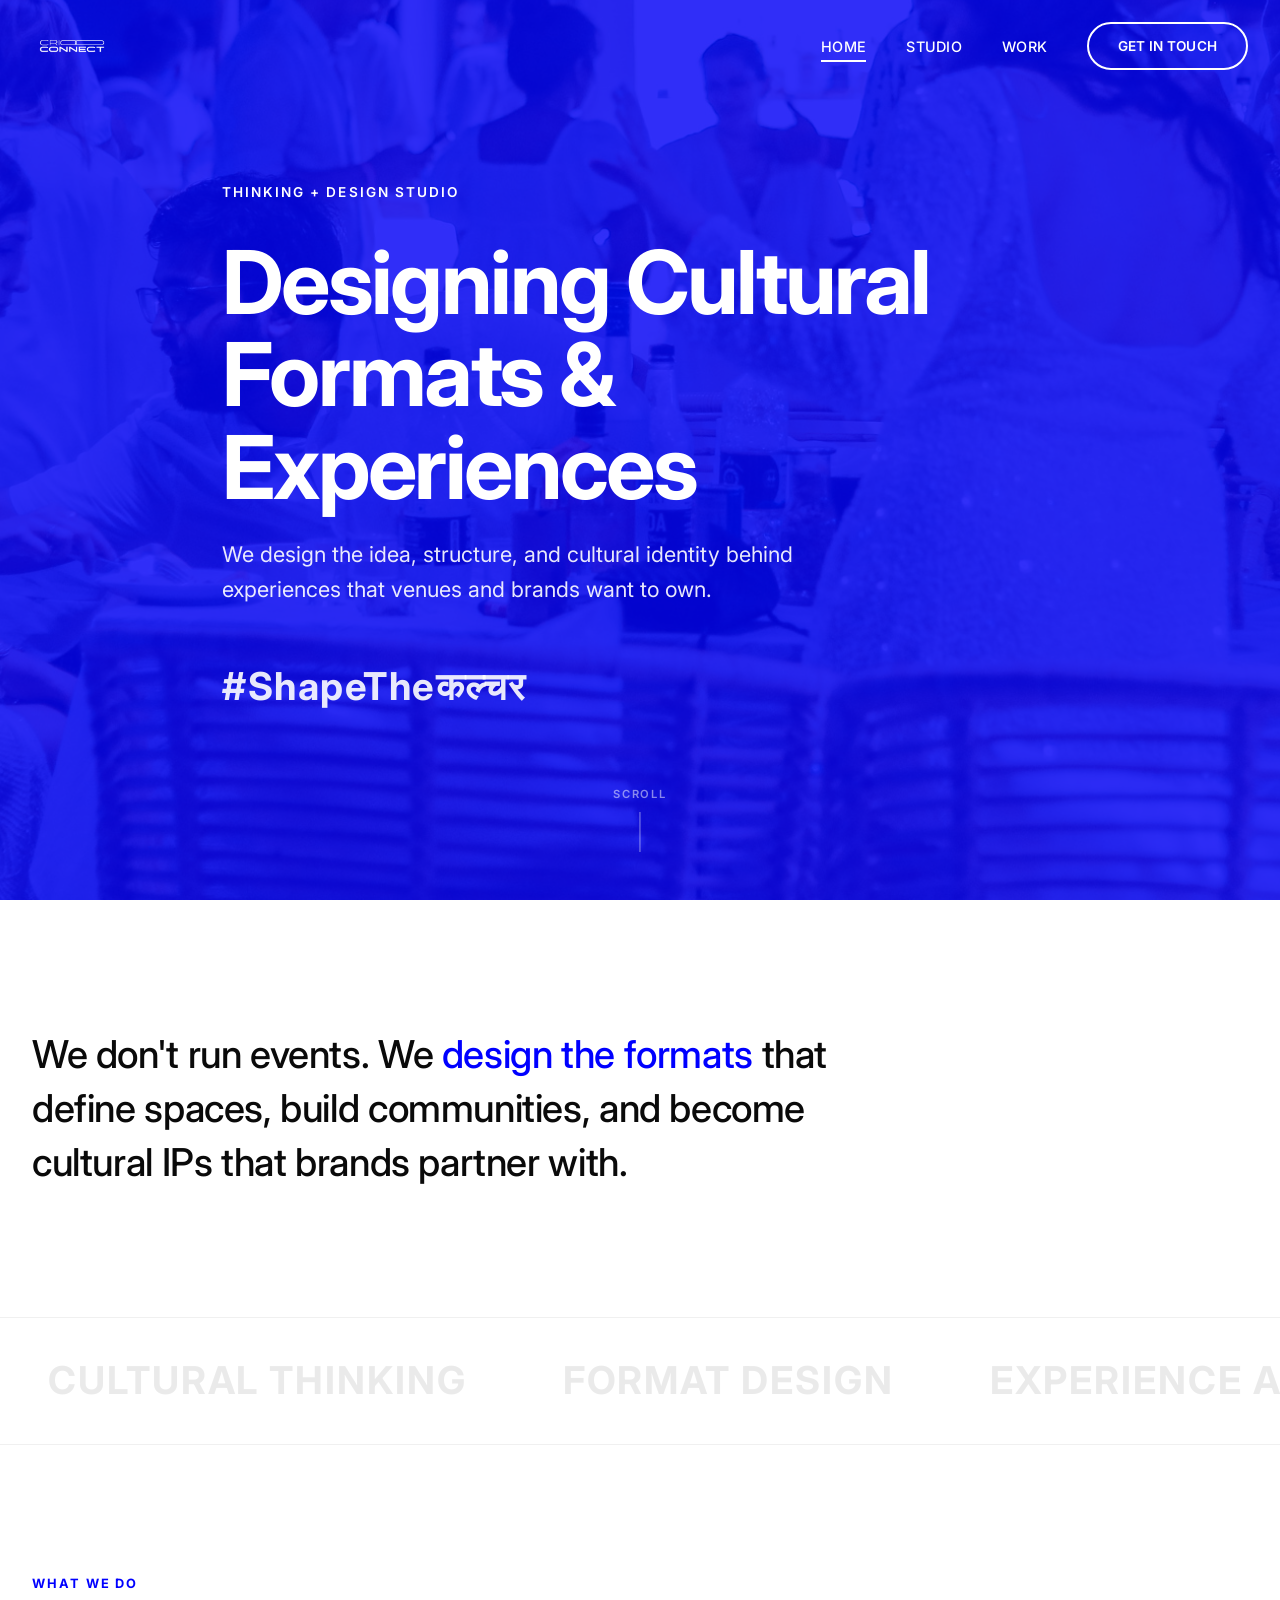
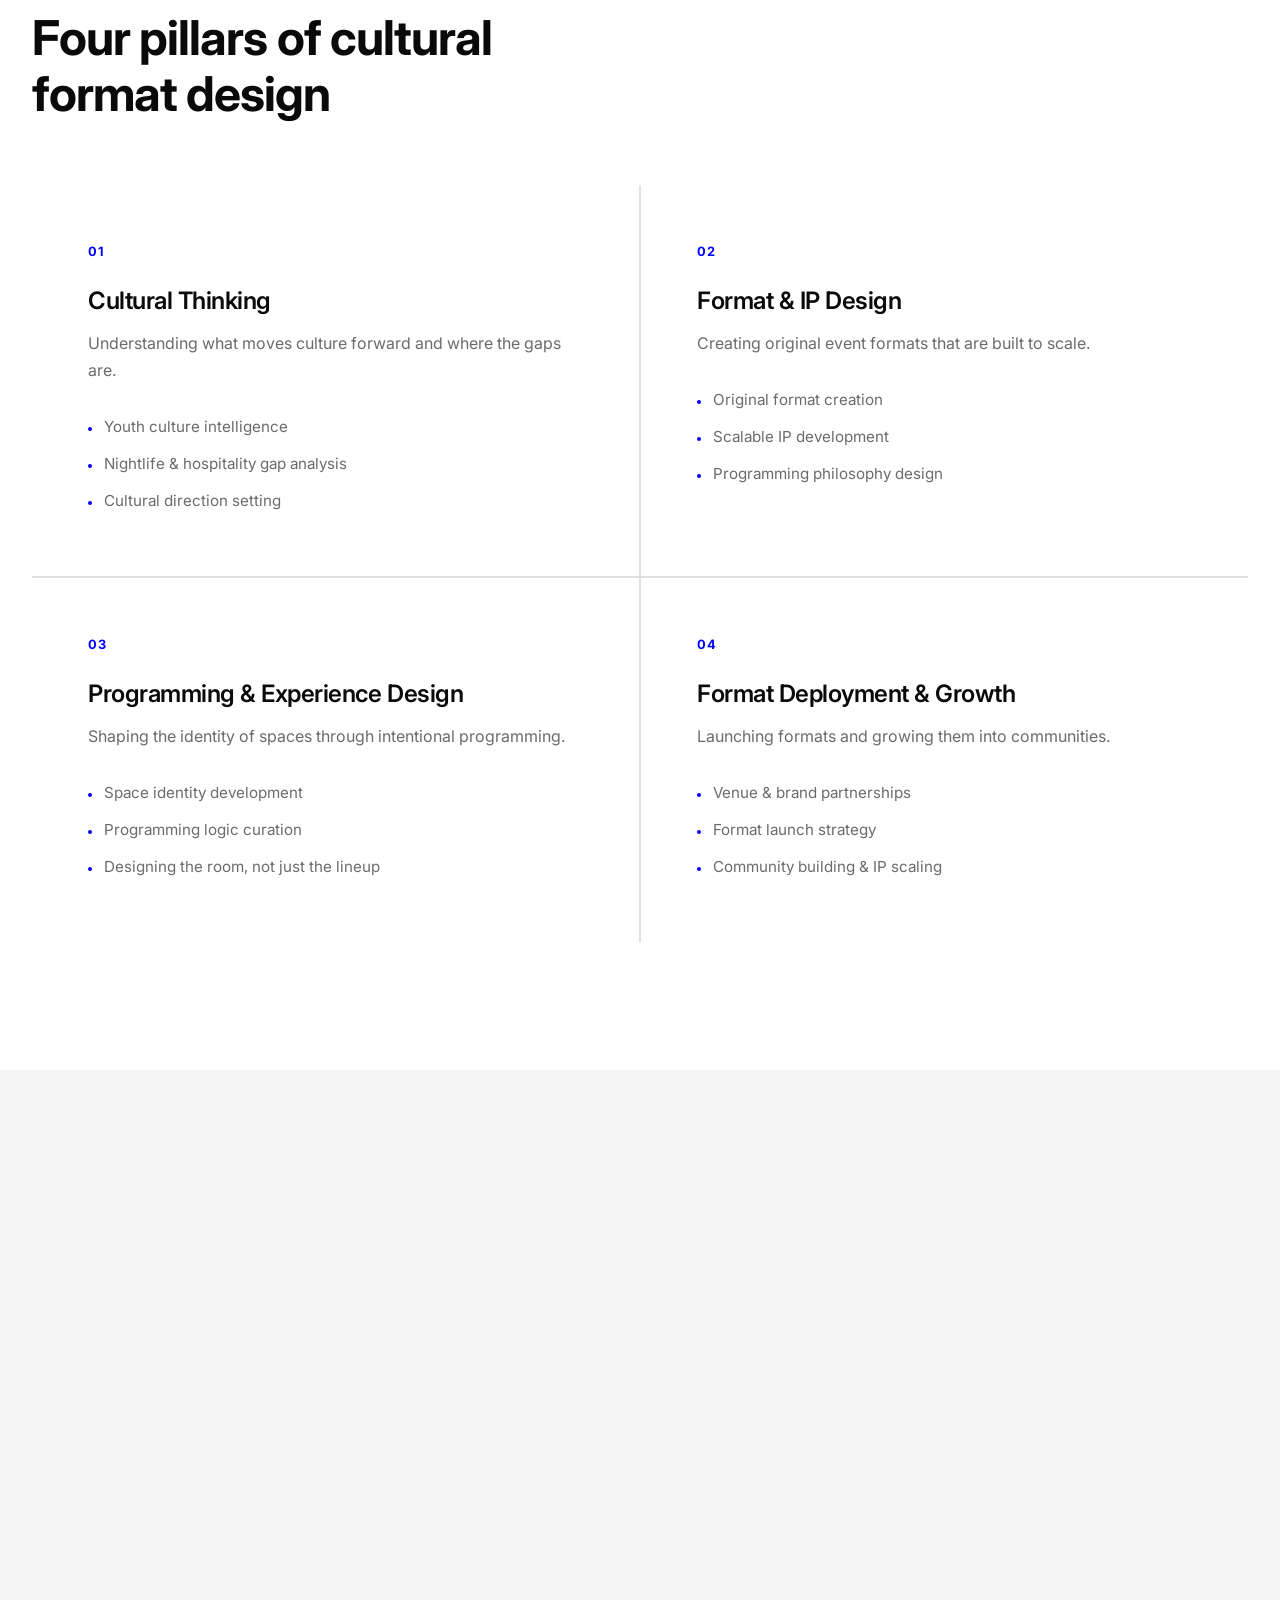
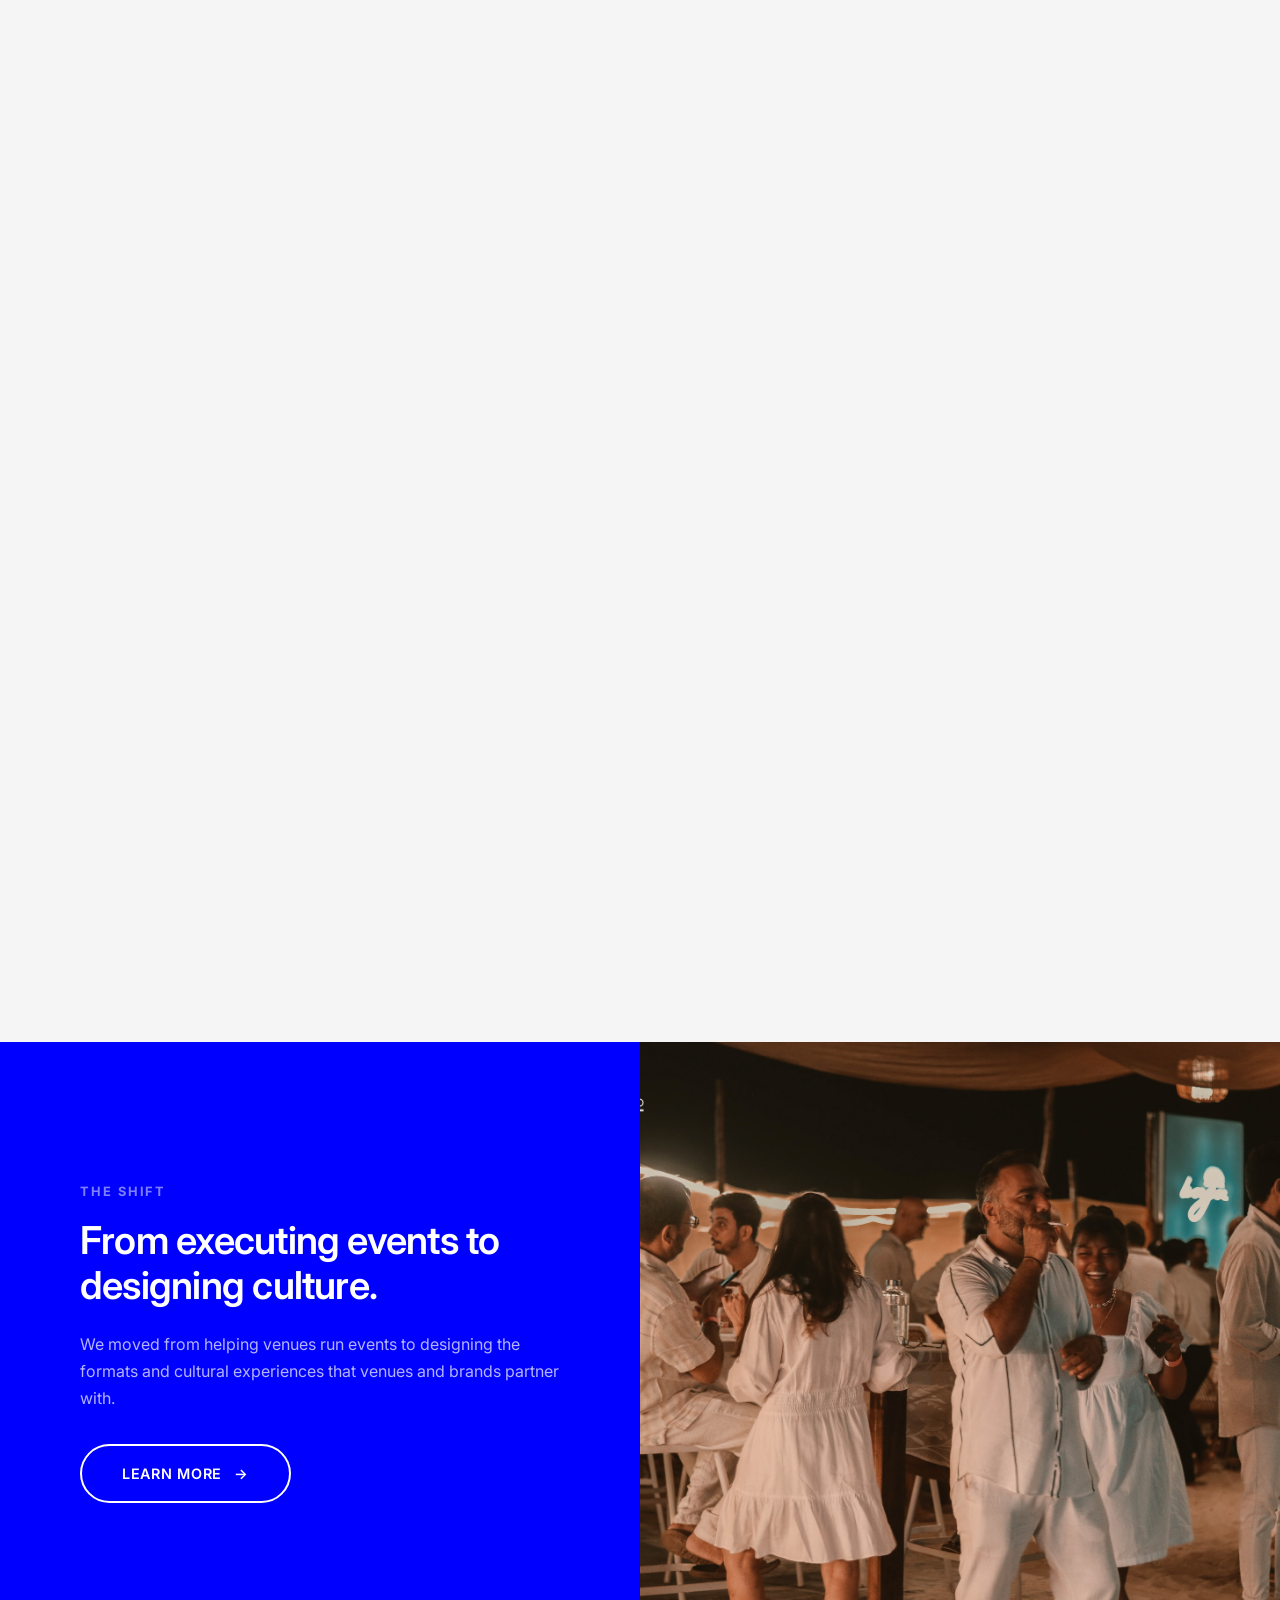
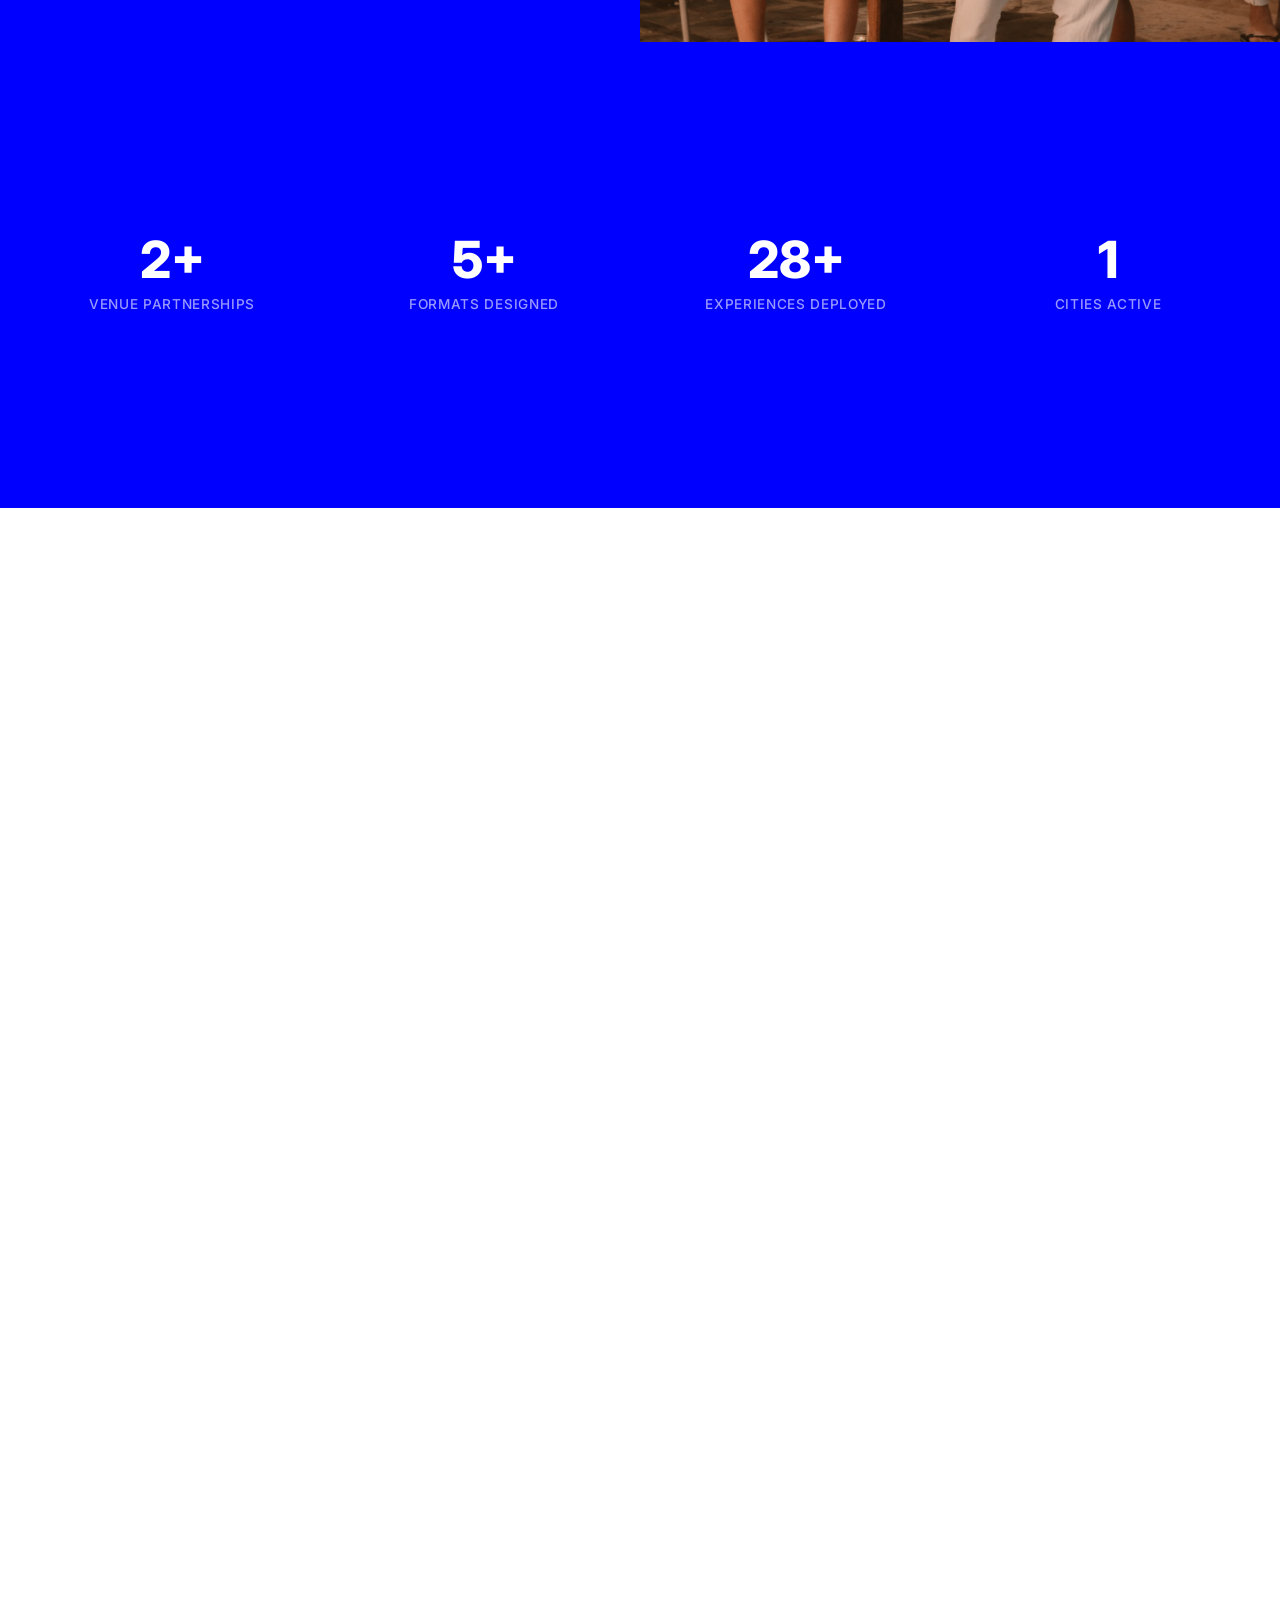
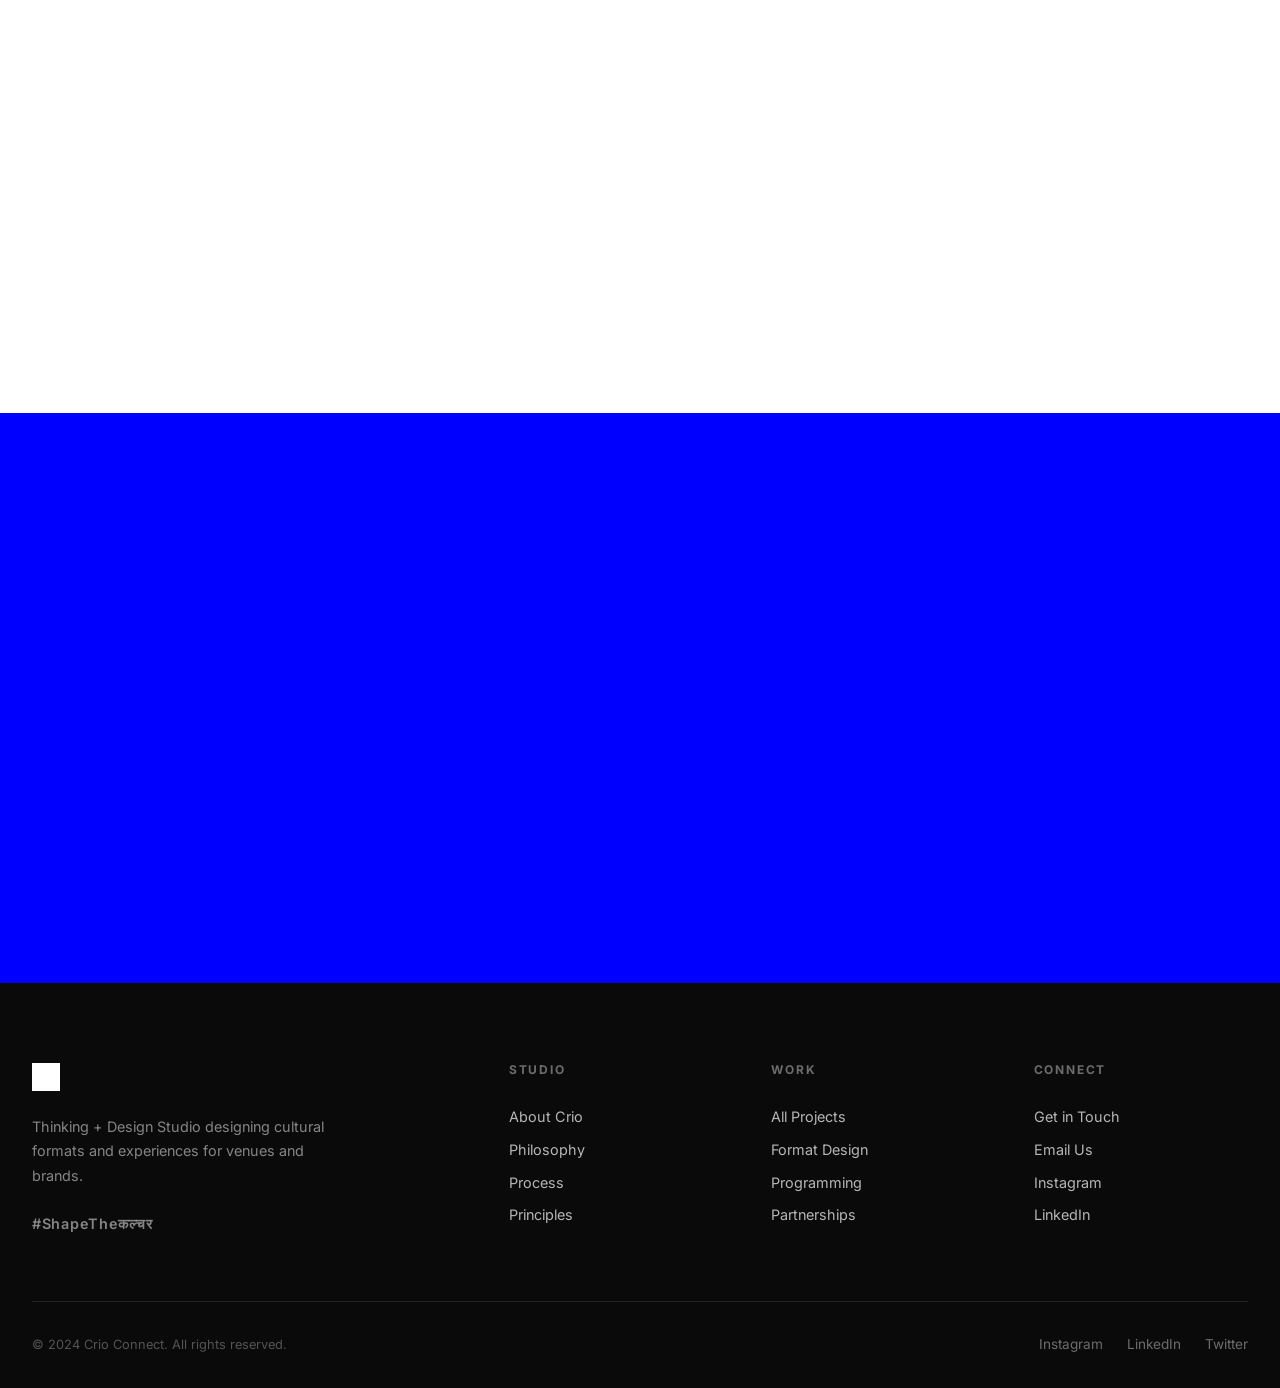
<file: index.html>
<!DOCTYPE html>
<html lang="en">
<head>
  <!-- Google Analytics -->
  <script async src="https://www.googletagmanager.com/gtag/js?id=G-NWSXWMNGGS"></script>
  <script>
    window.dataLayer = window.dataLayer || [];
    function gtag(){dataLayer.push(arguments);}
    gtag('js', new Date());
    gtag('config', 'G-NWSXWMNGGS');
  </script>
  <meta charset="UTF-8">
  <meta name="viewport" content="width=device-width, initial-scale=1.0">
  <title>Crio Connect — Thinking + Design Studio | Goa, India</title>
  <meta name="description" content="Crio Connect is a Thinking + Design Studio based in Goa, India. We design cultural formats, experiences, and programming identities for venues and brands across India.">
  <meta name="keywords" content="cultural format design, experience design, venue programming, nightlife consulting, Goa, India, hospitality branding, event format, IP development">
  <meta name="author" content="Crio Connect">
  <link rel="canonical" href="https://crioconnect.com/">

  <!-- Open Graph -->
  <meta property="og:type" content="website">
  <meta property="og:url" content="https://crioconnect.com/">
  <meta property="og:title" content="Crio Connect — Thinking + Design Studio">
  <meta property="og:description" content="We design cultural formats and experiences for venues and brands. Based in Goa, India.">
  <meta property="og:image" content="https://crioconnect.com/Photos/house-of-nomad/_97A1200-Enhanced-NR-2.jpg">
  <meta property="og:site_name" content="Crio Connect">
  <meta property="og:locale" content="en_IN">

  <!-- Twitter Card -->
  <meta name="twitter:card" content="summary_large_image">
  <meta name="twitter:title" content="Crio Connect — Thinking + Design Studio">
  <meta name="twitter:description" content="We design cultural formats and experiences for venues and brands. Based in Goa, India.">
  <meta name="twitter:image" content="https://crioconnect.com/Photos/house-of-nomad/_97A1200-Enhanced-NR-2.jpg">

  <!-- Structured Data -->
  <script type="application/ld+json">
  {
    "@context": "https://schema.org",
    "@type": "ProfessionalService",
    "name": "Crio Connect",
    "description": "Thinking + Design Studio designing cultural formats and experiences for venues and brands.",
    "url": "https://crioconnect.com",
    "logo": "https://crioconnect.com/logos/empty-white.png",
    "image": "https://crioconnect.com/Photos/house-of-nomad/_97A1200-Enhanced-NR-2.jpg",
    "address": {
      "@type": "PostalAddress",
      "addressLocality": "Goa",
      "addressCountry": "IN"
    },
    "email": "hello@crioconnect.com",
    "areaServed": "India",
    "serviceType": ["Cultural Format Design", "Experience Design", "Venue Programming", "IP Development"]
  }
  </script>

  <link rel="preconnect" href="https://fonts.googleapis.com">
  <link rel="preconnect" href="https://fonts.gstatic.com" crossorigin>
  <link href="https://fonts.googleapis.com/css2?family=Inter:wght@300;400;500;600;700;800;900&display=swap" rel="stylesheet">
  <link rel="icon" type="image/png" href="favicon.png">
  <link rel="stylesheet" href="css/style.css">
</head>
<body>

  <!-- Navigation -->
  <nav class="nav nav--dark">
    <div class="container nav__inner">
      <a href="index.html" class="nav__logo">
        <img src="logos/empty-white.png" alt="Crio Connect" class="logo-white">
        <img src="logos/blue-on-white.png" alt="Crio Connect" class="logo-blue">
      </a>
      <div class="nav__links">
        <a href="index.html" class="active">Home</a>
        <a href="about.html">Studio</a>
        <a href="work.html">Work</a>
        <a href="contact.html" class="nav__cta">Get in Touch</a>
      </div>
      <div class="nav__toggle">
        <span></span>
        <span></span>
        <span></span>
      </div>
    </div>
  </nav>

  <!-- Hero -->
  <section class="hero">
    <div class="hero__bg">
      <img src="Photos/full-circle-nye/097A2111.jpg" alt="Crio Connect Event">
    </div>
    <div class="container hero__content">
      <p class="hero__label">Thinking + Design Studio</p>
      <h1 class="hero__title">Designing Cultural Formats & Experiences</h1>
      <p class="hero__subtitle">We design the idea, structure, and cultural identity behind experiences that venues and brands want to own.</p>
      <p class="hero__tagline">#ShapeThe&#x0915;&#x0932;&#x094D;&#x091A;&#x0930;</p>
    </div>
    <div class="hero__scroll">
      <span>Scroll</span>
      <div class="hero__scroll-line"></div>
    </div>
  </section>

  <!-- Statement -->
  <section class="statement section">
    <div class="container">
      <p class="statement__text reveal">
        We don't run events. We <span>design the formats</span> that define spaces, build communities, and become cultural IPs that brands partner with.
      </p>
    </div>
  </section>

  <!-- Marquee -->
  <div class="marquee">
    <div class="marquee__track">
      <span class="marquee__item">Cultural Thinking</span>
      <span class="marquee__item">Format Design</span>
      <span class="marquee__item">Experience Architecture</span>
      <span class="marquee__item">IP Development</span>
      <span class="marquee__item">Programming Intelligence</span>
      <span class="marquee__item">Community Building</span>
      <span class="marquee__item">Cultural Thinking</span>
      <span class="marquee__item">Format Design</span>
      <span class="marquee__item">Experience Architecture</span>
      <span class="marquee__item">IP Development</span>
      <span class="marquee__item">Programming Intelligence</span>
      <span class="marquee__item">Community Building</span>
    </div>
  </div>

  <!-- What We Do -->
  <section class="section" id="services">
    <div class="container">
      <div class="section-header reveal">
        <p class="section-header__label">What We Do</p>
        <h2 class="section-header__title">Four pillars of cultural format design</h2>
      </div>
    </div>
    <div class="container">
      <div class="services-grid">
        <div class="service-card reveal">
          <p class="service-card__number">01</p>
          <h3 class="service-card__title">Cultural Thinking</h3>
          <p>Understanding what moves culture forward and where the gaps are.</p>
          <ul class="service-card__list">
            <li>Youth culture intelligence</li>
            <li>Nightlife & hospitality gap analysis</li>
            <li>Cultural direction setting</li>
          </ul>
        </div>
        <div class="service-card reveal reveal-delay-1">
          <p class="service-card__number">02</p>
          <h3 class="service-card__title">Format & IP Design</h3>
          <p>Creating original event formats that are built to scale.</p>
          <ul class="service-card__list">
            <li>Original format creation</li>
            <li>Scalable IP development</li>
            <li>Programming philosophy design</li>
          </ul>
        </div>
        <div class="service-card reveal reveal-delay-2">
          <p class="service-card__number">03</p>
          <h3 class="service-card__title">Programming & Experience Design</h3>
          <p>Shaping the identity of spaces through intentional programming.</p>
          <ul class="service-card__list">
            <li>Space identity development</li>
            <li>Programming logic curation</li>
            <li>Designing the room, not just the lineup</li>
          </ul>
        </div>
        <div class="service-card reveal reveal-delay-3">
          <p class="service-card__number">04</p>
          <h3 class="service-card__title">Format Deployment & Growth</h3>
          <p>Launching formats and growing them into communities.</p>
          <ul class="service-card__list">
            <li>Venue & brand partnerships</li>
            <li>Format launch strategy</li>
            <li>Community building & IP scaling</li>
          </ul>
        </div>
      </div>
    </div>
  </section>

  <!-- Featured Work -->
  <section class="section section--grey" id="work">
    <div class="container">
      <div class="section-header reveal">
        <p class="section-header__label">Selected Work</p>
        <h2 class="section-header__title">Formats we've designed and deployed</h2>
      </div>
      <div class="work-grid">
        <a href="work.html" class="work-card work-card--featured reveal">
          <img class="work-card__image" src="Photos/house-of-nomad/_97A1200-Enhanced-NR-2.jpg" alt="House of Nomad x Taj">
          <div class="work-card__overlay">
            <p class="work-card__tag">Programming & Business Partnership</p>
            <h3 class="work-card__title">House of Nomad, Taj Holiday Village IHCL</h3>
            <p class="work-card__venue">First partners in IHCL history to run a bar in partnership with an agency</p>
          </div>
        </a>
        <a href="work.html" class="work-card reveal">
          <img class="work-card__image" src="Photos/full-circle-nye/_97A2129-Enhanced-NR-2.jpg" alt="Full Circle NYE">
          <div class="work-card__overlay">
            <p class="work-card__tag">IP Development</p>
            <h3 class="work-card__title">Crio Full Circle, NYE 2024</h3>
            <p class="work-card__venue">Baja, Goa</p>
          </div>
        </a>
        <a href="work.html" class="work-card reveal reveal-delay-1">
          <img class="work-card__image" src="Photos/mix-n-munch/_97A1474-Enhanced-NR.jpg" alt="Mix n Munch">
          <div class="work-card__overlay">
            <p class="work-card__tag">Format Design</p>
            <h3 class="work-card__title">Mix n Munch Coffee Rave</h3>
            <p class="work-card__venue">Saint Cloud, Saligao</p>
          </div>
        </a>
      </div>
      <div style="text-align: center; margin-top: 3rem;" class="reveal">
        <a href="work.html" class="btn btn--outline">View All Work <span class="btn__arrow">&rarr;</span></a>
      </div>
    </div>
  </section>

  <!-- The Shift -->
  <section class="split">
    <div class="split__content" style="background: var(--crio-blue); color: var(--crio-white);">
      <div class="reveal">
        <p class="section-header__label" style="color: rgba(255,255,255,0.5);">The Shift</p>
        <h2 style="font-size: clamp(1.8rem, 3vw, 2.5rem); margin-bottom: 1.5rem;">From executing events to designing culture.</h2>
        <p style="color: rgba(255,255,255,0.7); margin-bottom: 2rem;">We moved from helping venues run events to designing the formats and cultural experiences that venues and brands partner with.</p>
        <a href="about.html" class="btn btn--outline-white">Learn More <span class="btn__arrow">&rarr;</span></a>
      </div>
    </div>
    <div class="split__image">
      <img src="Photos/full-circle-nye/097A1857.jpg" alt="Crio Event">
    </div>
  </section>

  <!-- Stats -->
  <section class="section section--blue">
    <div class="container">
      <div class="stats-row reveal">
        <div class="stat">
          <p class="stat__number" data-count="5" data-suffix="+">0+</p>
          <p class="stat__label">Venue Partnerships</p>
        </div>
        <div class="stat">
          <p class="stat__number" data-count="10" data-suffix="+">0+</p>
          <p class="stat__label">Formats Designed</p>
        </div>
        <div class="stat">
          <p class="stat__number" data-count="50" data-suffix="+">0+</p>
          <p class="stat__label">Experiences Deployed</p>
        </div>
        <div class="stat">
          <p class="stat__number" data-count="3" data-suffix="">0</p>
          <p class="stat__label">Cities Active</p>
        </div>
      </div>
    </div>
  </section>

  <!-- Who We Work With -->
  <section class="section">
    <div class="container">
      <div class="section-header reveal">
        <p class="section-header__label">Who We Work With</p>
        <h2 class="section-header__title">Venues and brands looking to build identity, not just footfall</h2>
      </div>
      <div class="services-grid" style="background: transparent; gap: 1.5rem;">
        <div class="reveal" style="padding: 2.5rem; border: 1px solid var(--crio-grey-mid); border-radius: 4px;">
          <h4 style="margin-bottom: 0.5rem;">Hospitality Venues</h4>
          <p>Bars, clubs, hotels, and restaurants seeking cultural programming that defines their space.</p>
        </div>
        <div class="reveal reveal-delay-1" style="padding: 2.5rem; border: 1px solid var(--crio-grey-mid); border-radius: 4px;">
          <h4 style="margin-bottom: 0.5rem;">Lifestyle & Youth Brands</h4>
          <p>Brands looking to connect with culture through experiences, not just advertising.</p>
        </div>
        <div class="reveal reveal-delay-2" style="padding: 2.5rem; border: 1px solid var(--crio-grey-mid); border-radius: 4px;">
          <h4 style="margin-bottom: 0.5rem;">Festivals & Cultural Platforms</h4>
          <p>Platforms seeking original programming formats and cultural direction.</p>
        </div>
        <div class="reveal reveal-delay-3" style="padding: 2.5rem; border: 1px solid var(--crio-grey-mid); border-radius: 4px;">
          <h4 style="margin-bottom: 0.5rem;">Identity-First Spaces</h4>
          <p>Venues that want to stand for something, not just fill seats every weekend.</p>
        </div>
      </div>
    </div>
  </section>

  <!-- Client Logos -->
  <section class="section" style="padding: 5rem 0;">
    <div class="container">
      <div class="section-header reveal" style="text-align: center; margin-bottom: 3rem;">
        <p class="section-header__label">Trusted By</p>
        <h2 class="section-header__title" style="margin: 0 auto;">Venues & brands we've worked with</h2>
      </div>
      <div class="partners-grid reveal">
        <img src="fb-partners/taj-holiday-village.png" alt="Taj Holiday Village" class="partner-logo">
        <img src="fb-partners/house-of-nomad.png" alt="House of Nomad" class="partner-logo">
        <img src="fb-partners/hilton.png" alt="Hilton" class="partner-logo">
        <img src="fb-partners/baja.png" alt="Baja" class="partner-logo">
        <img src="fb-partners/raasta-goa.png" alt="Raasta Goa" class="partner-logo">
        <img src="fb-partners/farzi-cafe.png" alt="Farzi Cafe" class="partner-logo">
        <img src="fb-partners/lpk.png" alt="LPK Waterfront" class="partner-logo">
        <img src="fb-partners/sochi-beach.png" alt="Sochi Beach" class="partner-logo">
        <img src="fb-partners/the-origin.png" alt="The Origin" class="partner-logo">
        <img src="fb-partners/elephant-co.png" alt="Elephant & Co." class="partner-logo">
        <img src="fb-partners/feli-tavern.png" alt="Feli Tavern" class="partner-logo">
        <img src="fb-partners/greggs.png" alt="Gregg's" class="partner-logo">
        <img src="fb-partners/summer-house.png" alt="Summer House" class="partner-logo">
        <img src="fb-partners/hayati.png" alt="Hayati" class="partner-logo">
        <img src="fb-partners/tesouro.png" alt="Tesouro" class="partner-logo">
        <img src="fb-partners/cielo-sky-lounge.png" alt="Cielo Sky Lounge" class="partner-logo">
        <img src="fb-partners/coco-lounge.png" alt="Coco Lounge & Kitchen" class="partner-logo">
        <img src="fb-partners/firepit.png" alt="Firepit" class="partner-logo">
        <img src="fb-partners/seven-rivers.png" alt="Seven Rivers" class="partner-logo">
        <img src="fb-partners/cohiba.png" alt="Cohiba" class="partner-logo">
        <img src="fb-partners/unit-22.png" alt="Unit 22" class="partner-logo">
      </div>
    </div>
  </section>

  <!-- CTA -->
  <section class="cta-section">
    <div class="container reveal">
      <h2>Let's design something that matters.</h2>
      <p>If you're a venue or brand looking to build cultural identity through formats and experiences, let's talk.</p>
      <a href="contact.html" class="btn btn--white">Start a Conversation <span class="btn__arrow">&rarr;</span></a>
    </div>
  </section>

  <!-- Footer -->
  <footer class="footer">
    <div class="container">
      <div class="footer__grid">
        <div class="footer__brand">
          <img src="logos/blue-on-white.png" alt="Crio Connect">
          <p>Thinking + Design Studio designing cultural formats and experiences for venues and brands.</p>
          <p class="footer__tagline">#ShapeThe&#x0915;&#x0932;&#x094D;&#x091A;&#x0930;</p>
        </div>
        <div class="footer__col">
          <h4>Studio</h4>
          <a href="about.html">About Crio</a>
          <a href="about.html#philosophy">Philosophy</a>
          <a href="about.html#process">Process</a>
          <a href="about.html#principles">Principles</a>
        </div>
        <div class="footer__col">
          <h4>Work</h4>
          <a href="work.html">All Projects</a>
          <a href="work.html#formats">Format Design</a>
          <a href="work.html#programming">Programming</a>
          <a href="work.html#partnerships">Partnerships</a>
        </div>
        <div class="footer__col">
          <h4>Connect</h4>
          <a href="contact.html">Get in Touch</a>
          <a href="mailto:hello@crioconnect.com">Email Us</a>
          <a href="#">Instagram</a>
          <a href="#">LinkedIn</a>
        </div>
      </div>
      <div class="footer__bottom">
        <p>&copy; 2024 Crio Connect. All rights reserved.</p>
        <div class="footer__social">
          <a href="#">Instagram</a>
          <a href="#">LinkedIn</a>
          <a href="#">Twitter</a>
        </div>
      </div>
    </div>
  </footer>

  <script src="js/main.js"></script>
</body>
</html>
</file>
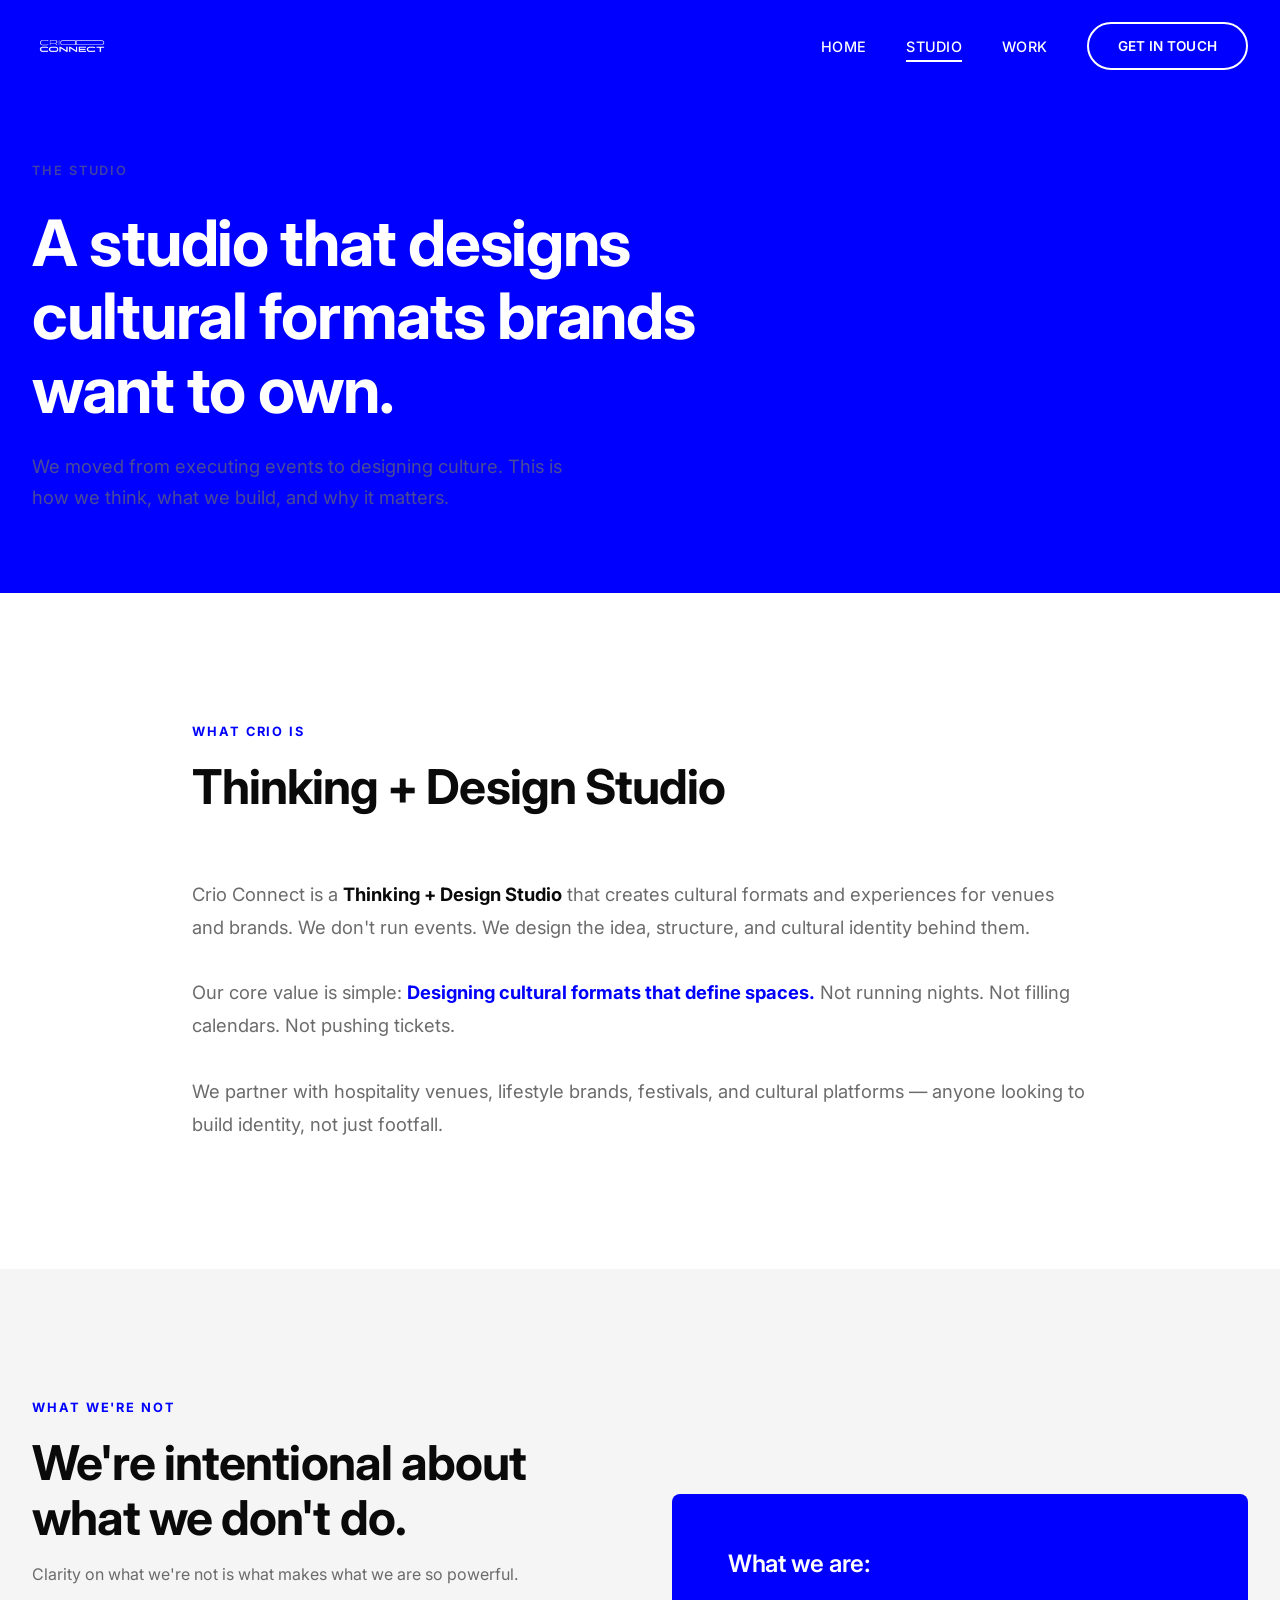
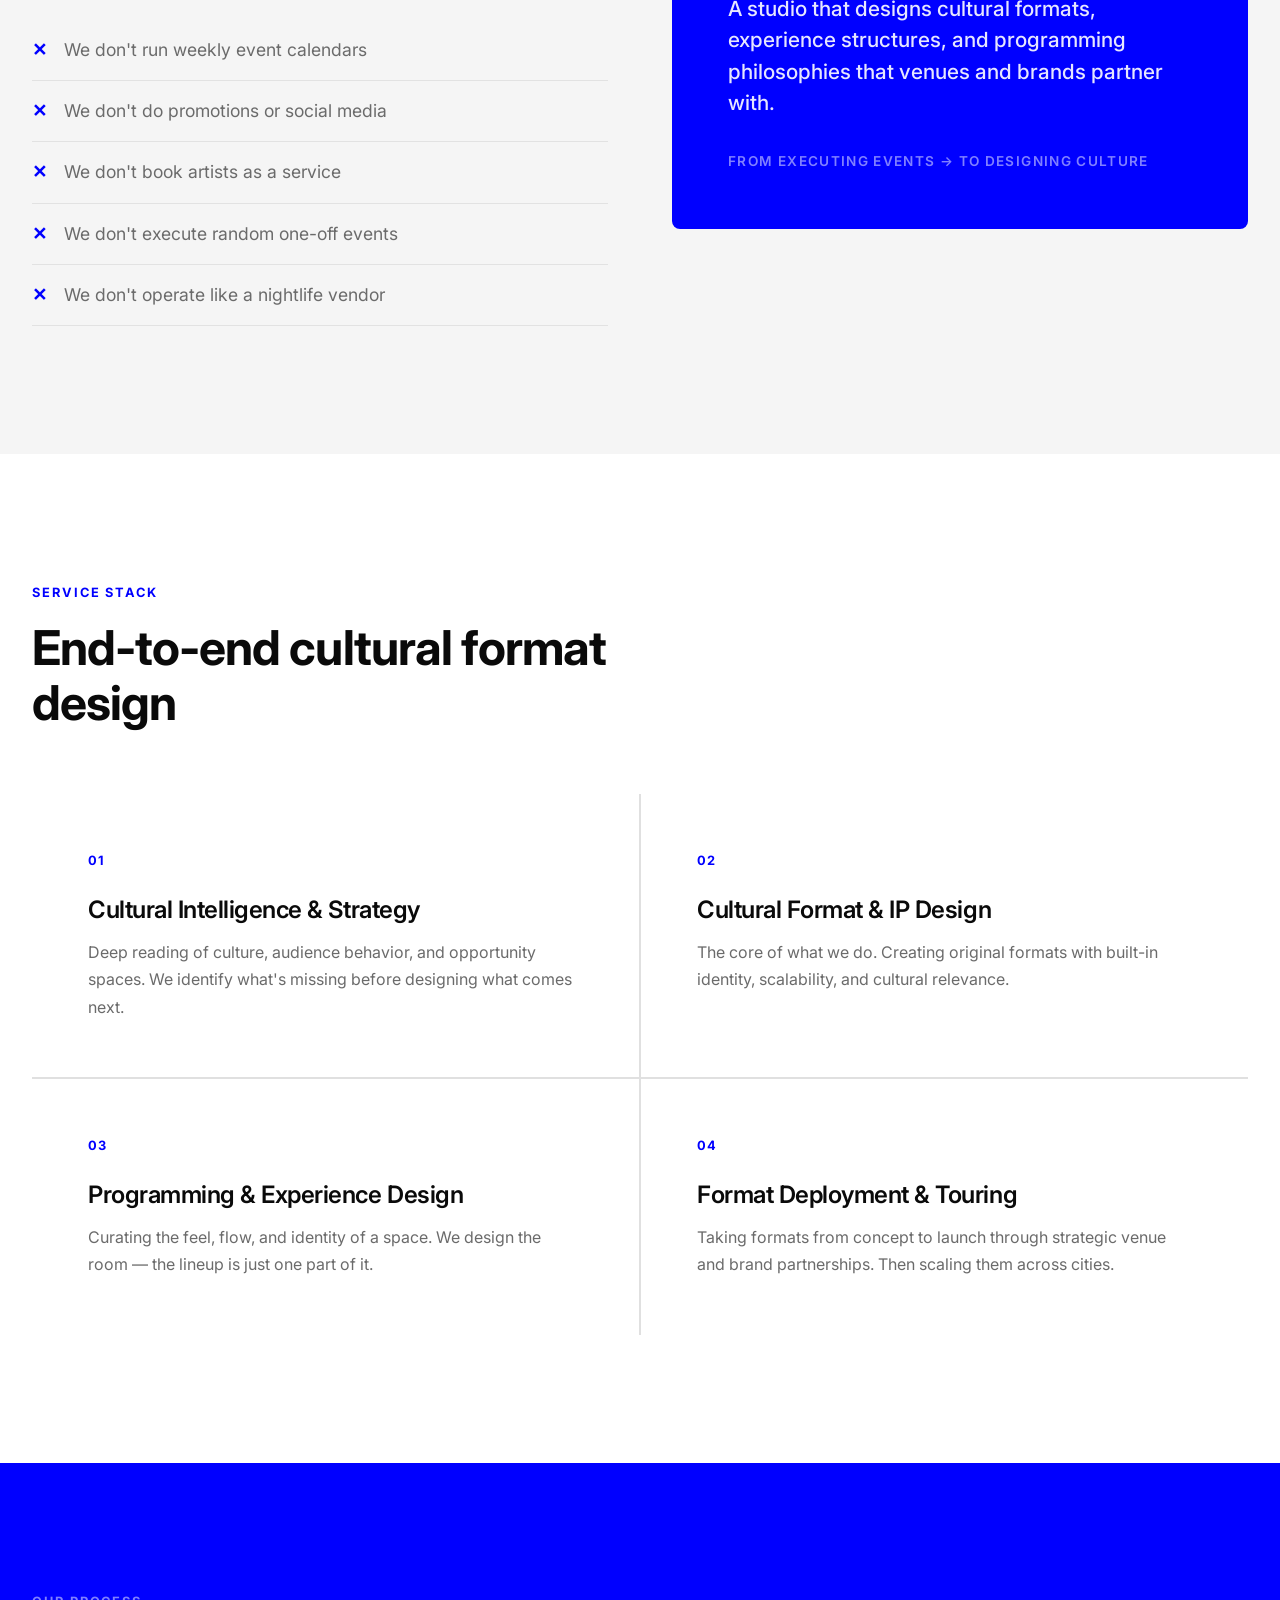
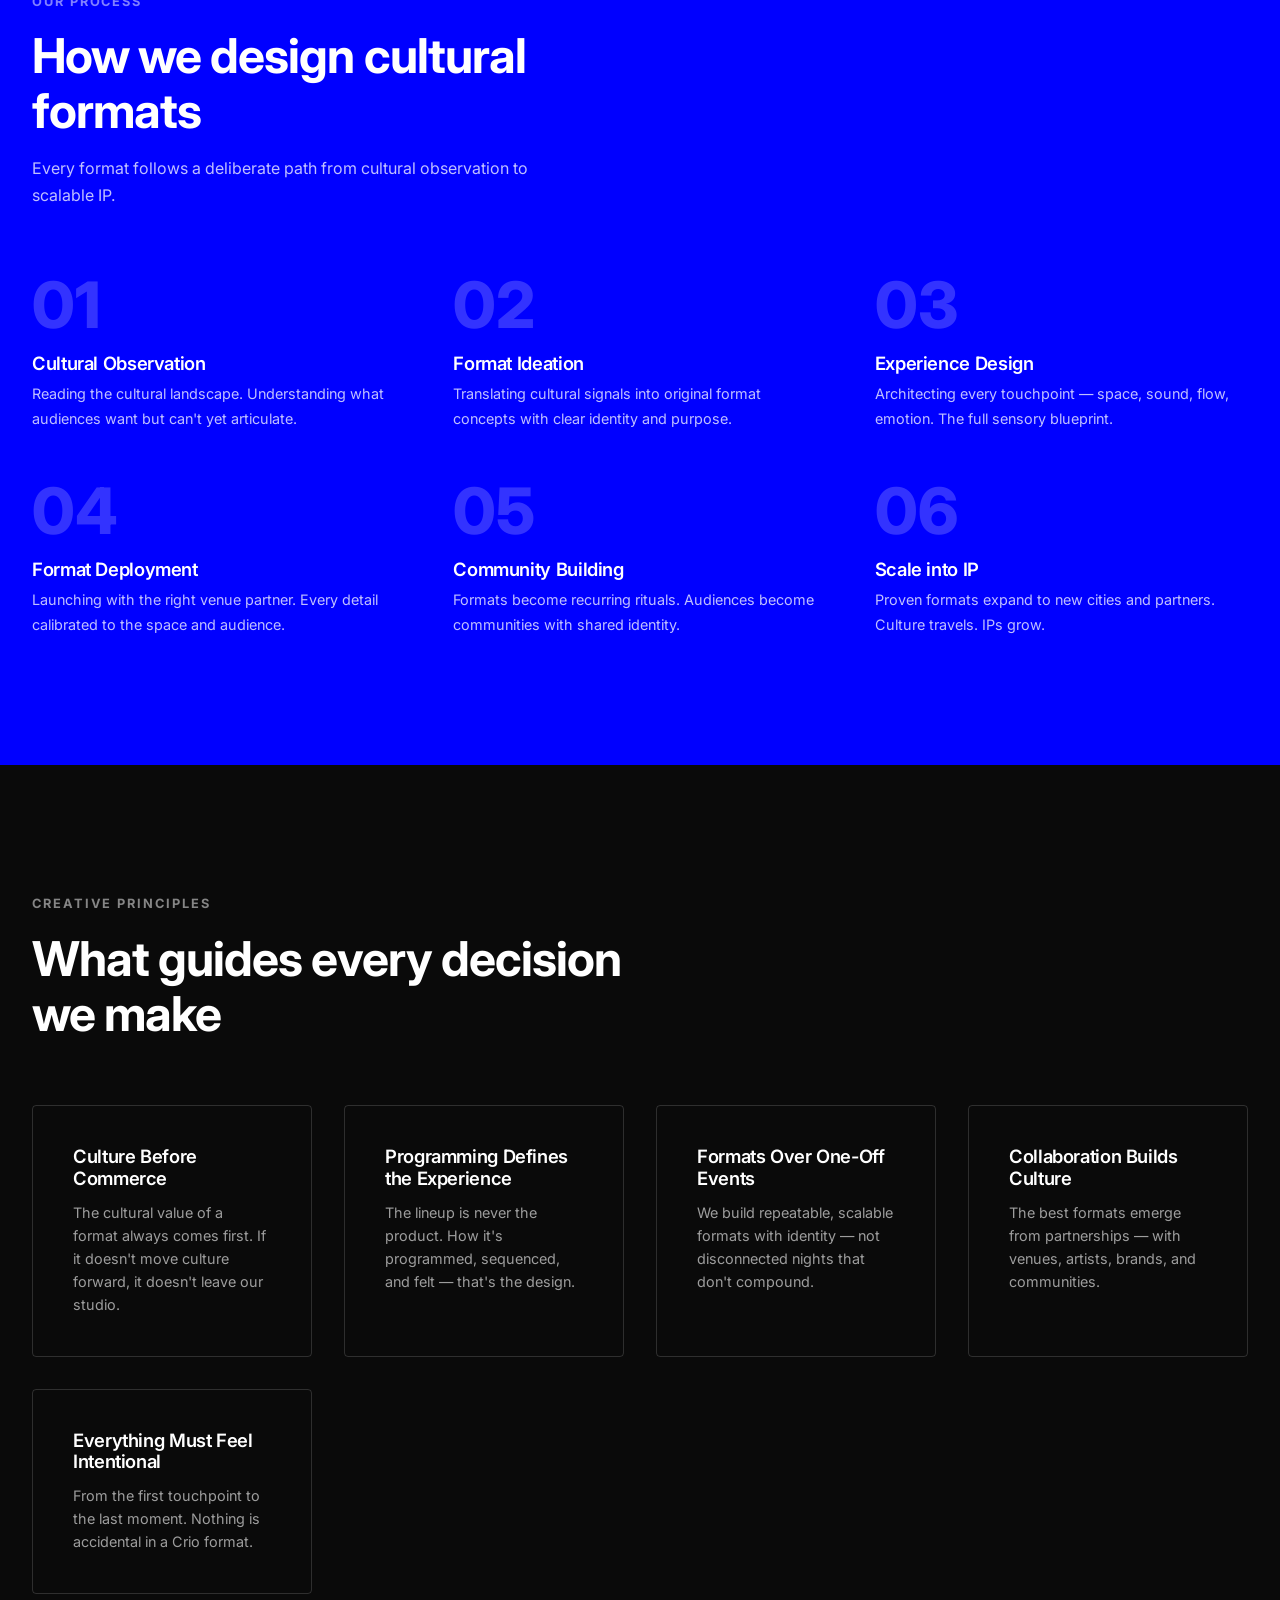
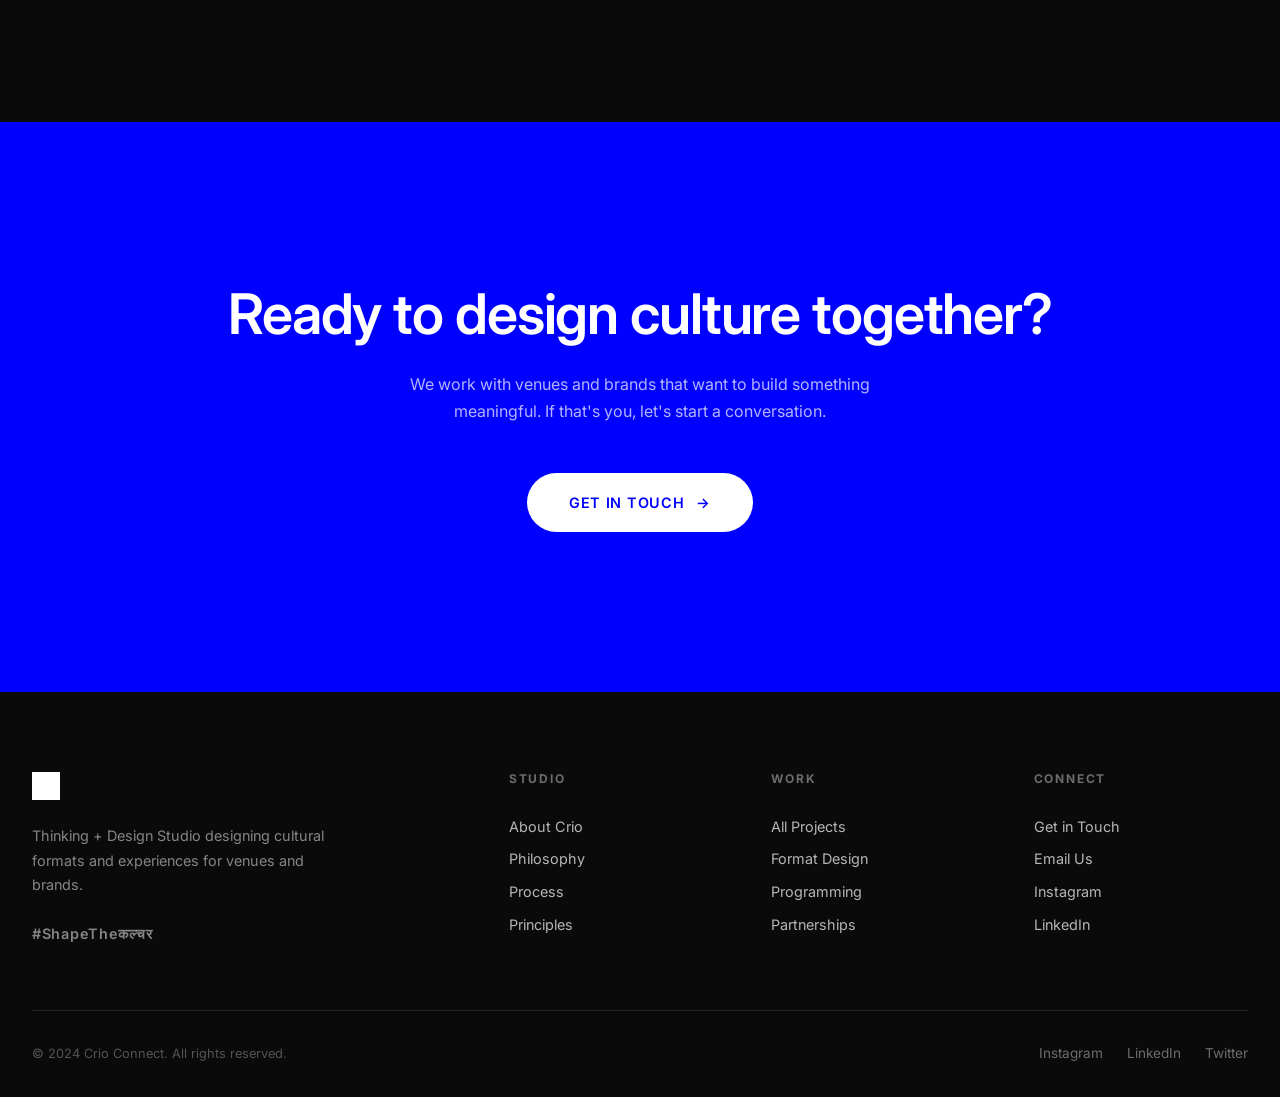
<file: about.html>
<!DOCTYPE html>
<html lang="en">
<head>
  <!-- Google Analytics -->
  <script async src="https://www.googletagmanager.com/gtag/js?id=G-NWSXWMNGGS"></script>
  <script>
    window.dataLayer = window.dataLayer || [];
    function gtag(){dataLayer.push(arguments);}
    gtag('js', new Date());
    gtag('config', 'G-NWSXWMNGGS');
  </script>
  <meta charset="UTF-8">
  <meta name="viewport" content="width=device-width, initial-scale=1.0">
  <title>Studio — Crio Connect | Cultural Format Design</title>
  <meta name="description" content="Crio Connect is a Thinking + Design Studio based in Goa. We design cultural formats and experiences — not run events. Explore our philosophy, process, and principles.">
  <meta name="keywords" content="Crio Connect studio, cultural design studio, format design India, experience architecture, Goa design studio">
  <meta name="author" content="Crio Connect">
  <link rel="canonical" href="https://crioconnect.com/about.html">

  <!-- Open Graph -->
  <meta property="og:type" content="website">
  <meta property="og:url" content="https://crioconnect.com/about.html">
  <meta property="og:title" content="Studio — Crio Connect | Cultural Format Design">
  <meta property="og:description" content="A Thinking + Design Studio that creates cultural formats and experiences for venues and brands. Based in Goa, India.">
  <meta property="og:image" content="https://crioconnect.com/Photos/house-of-nomad/_97A1200-Enhanced-NR-2.jpg">
  <meta property="og:site_name" content="Crio Connect">

  <!-- Twitter Card -->
  <meta name="twitter:card" content="summary_large_image">
  <meta name="twitter:title" content="Studio — Crio Connect">
  <meta name="twitter:description" content="A Thinking + Design Studio that creates cultural formats and experiences for venues and brands.">
  <meta name="twitter:image" content="https://crioconnect.com/Photos/house-of-nomad/_97A1200-Enhanced-NR-2.jpg">

  <link rel="preconnect" href="https://fonts.googleapis.com">
  <link rel="preconnect" href="https://fonts.gstatic.com" crossorigin>
  <link href="https://fonts.googleapis.com/css2?family=Inter:wght@300;400;500;600;700;800;900&display=swap" rel="stylesheet">
  <link rel="icon" type="image/png" href="favicon.png">
  <link rel="stylesheet" href="css/style.css">
</head>
<body>

  <!-- Navigation -->
  <nav class="nav nav--dark">
    <div class="container nav__inner">
      <a href="index.html" class="nav__logo">
        <img src="logos/empty-white.png" alt="Crio Connect" class="logo-white">
        <img src="logos/blue-on-white.png" alt="Crio Connect" class="logo-blue">
      </a>
      <div class="nav__links">
        <a href="index.html">Home</a>
        <a href="about.html" class="active">Studio</a>
        <a href="work.html">Work</a>
        <a href="contact.html" class="nav__cta">Get in Touch</a>
      </div>
      <div class="nav__toggle">
        <span></span>
        <span></span>
        <span></span>
      </div>
    </div>
  </nav>

  <!-- Page Header -->
  <header class="page-header">
    <div class="container">
      <p class="page-header__label">The Studio</p>
      <h1 class="page-header__title">A studio that designs cultural formats brands want to own.</h1>
      <p class="page-header__desc">We moved from executing events to designing culture. This is how we think, what we build, and why it matters.</p>
    </div>
  </header>

  <!-- What Crio Is -->
  <section class="section" id="philosophy">
    <div class="container container--narrow">
      <div class="section-header reveal">
        <p class="section-header__label">What Crio Is</p>
        <h2 class="section-header__title">Thinking + Design Studio</h2>
      </div>
      <div class="reveal">
        <p style="font-size: 1.15rem; line-height: 1.8; margin-bottom: 2rem;">Crio Connect is a <strong style="color: var(--crio-black);">Thinking + Design Studio</strong> that creates cultural formats and experiences for venues and brands. We don't run events. We design the idea, structure, and cultural identity behind them.</p>
        <p style="font-size: 1.15rem; line-height: 1.8; margin-bottom: 2rem;">Our core value is simple: <strong style="color: var(--crio-blue);">Designing cultural formats that define spaces.</strong> Not running nights. Not filling calendars. Not pushing tickets.</p>
        <p style="font-size: 1.15rem; line-height: 1.8;">We partner with hospitality venues, lifestyle brands, festivals, and cultural platforms — anyone looking to build identity, not just footfall.</p>
      </div>
    </div>
  </section>

  <!-- What We're Not -->
  <section class="section section--grey">
    <div class="container">
      <div class="split" style="min-height: auto; gap: 4rem; align-items: center; background: transparent;">
        <div class="reveal">
          <p class="section-header__label">What We're Not</p>
          <h2 class="section-header__title" style="margin-bottom: 1rem;">We're intentional about what we don't do.</h2>
          <p>Clarity on what we're not is what makes what we are so powerful.</p>
          <ul class="not-list" style="margin-top: 2rem;">
            <li>We don't run weekly event calendars</li>
            <li>We don't do promotions or social media</li>
            <li>We don't book artists as a service</li>
            <li>We don't execute random one-off events</li>
            <li>We don't operate like a nightlife vendor</li>
          </ul>
        </div>
        <div class="reveal reveal-delay-1">
          <div style="background: var(--crio-blue); color: var(--crio-white); padding: 3.5rem; border-radius: 8px;">
            <h3 style="margin-bottom: 1rem; font-size: 1.5rem;">What we are:</h3>
            <p style="font-size: 1.3rem; line-height: 1.5; color: rgba(255,255,255,0.9); font-weight: 500;">A studio that designs cultural formats, experience structures, and programming philosophies that venues and brands partner with.</p>
            <p style="margin-top: 2rem; font-size: 0.85rem; color: rgba(255,255,255,0.5); text-transform: uppercase; letter-spacing: 0.1em; font-weight: 600;">From executing events &rarr; to designing culture</p>
          </div>
        </div>
      </div>
    </div>
  </section>

  <!-- Service Stack -->
  <section class="section">
    <div class="container">
      <div class="section-header reveal">
        <p class="section-header__label">Service Stack</p>
        <h2 class="section-header__title">End-to-end cultural format design</h2>
      </div>
      <div class="services-grid reveal">
        <div class="service-card">
          <p class="service-card__number">01</p>
          <h3 class="service-card__title">Cultural Intelligence & Strategy</h3>
          <p>Deep reading of culture, audience behavior, and opportunity spaces. We identify what's missing before designing what comes next.</p>
        </div>
        <div class="service-card">
          <p class="service-card__number">02</p>
          <h3 class="service-card__title">Cultural Format & IP Design</h3>
          <p>The core of what we do. Creating original formats with built-in identity, scalability, and cultural relevance.</p>
        </div>
        <div class="service-card">
          <p class="service-card__number">03</p>
          <h3 class="service-card__title">Programming & Experience Design</h3>
          <p>Curating the feel, flow, and identity of a space. We design the room — the lineup is just one part of it.</p>
        </div>
        <div class="service-card">
          <p class="service-card__number">04</p>
          <h3 class="service-card__title">Format Deployment & Touring</h3>
          <p>Taking formats from concept to launch through strategic venue and brand partnerships. Then scaling them across cities.</p>
        </div>
      </div>
    </div>
  </section>

  <!-- Design Process -->
  <section class="section section--blue" id="process">
    <div class="container">
      <div class="section-header reveal">
        <p class="section-header__label">Our Process</p>
        <h2 class="section-header__title">How we design cultural formats</h2>
        <p class="section-header__desc">Every format follows a deliberate path from cultural observation to scalable IP.</p>
      </div>
      <div class="process-grid">
        <div class="process-step reveal">
          <p class="process-step__number">01</p>
          <h4 class="process-step__title">Cultural Observation</h4>
          <p class="process-step__desc">Reading the cultural landscape. Understanding what audiences want but can't yet articulate.</p>
        </div>
        <div class="process-step reveal reveal-delay-1">
          <p class="process-step__number">02</p>
          <h4 class="process-step__title">Format Ideation</h4>
          <p class="process-step__desc">Translating cultural signals into original format concepts with clear identity and purpose.</p>
        </div>
        <div class="process-step reveal reveal-delay-2">
          <p class="process-step__number">03</p>
          <h4 class="process-step__title">Experience Design</h4>
          <p class="process-step__desc">Architecting every touchpoint — space, sound, flow, emotion. The full sensory blueprint.</p>
        </div>
        <div class="process-step reveal reveal-delay-3">
          <p class="process-step__number">04</p>
          <h4 class="process-step__title">Format Deployment</h4>
          <p class="process-step__desc">Launching with the right venue partner. Every detail calibrated to the space and audience.</p>
        </div>
        <div class="process-step reveal reveal-delay-4">
          <p class="process-step__number">05</p>
          <h4 class="process-step__title">Community Building</h4>
          <p class="process-step__desc">Formats become recurring rituals. Audiences become communities with shared identity.</p>
        </div>
        <div class="process-step reveal">
          <p class="process-step__number">06</p>
          <h4 class="process-step__title">Scale into IP</h4>
          <p class="process-step__desc">Proven formats expand to new cities and partners. Culture travels. IPs grow.</p>
        </div>
      </div>
    </div>
  </section>

  <!-- Creative Principles -->
  <section class="section section--dark" id="principles">
    <div class="container">
      <div class="section-header reveal">
        <p class="section-header__label">Creative Principles</p>
        <h2 class="section-header__title">What guides every decision we make</h2>
      </div>
      <div class="principles-list">
        <div class="principle reveal">
          <h4 class="principle__title">Culture Before Commerce</h4>
          <p class="principle__desc">The cultural value of a format always comes first. If it doesn't move culture forward, it doesn't leave our studio.</p>
        </div>
        <div class="principle reveal reveal-delay-1">
          <h4 class="principle__title">Programming Defines the Experience</h4>
          <p class="principle__desc">The lineup is never the product. How it's programmed, sequenced, and felt — that's the design.</p>
        </div>
        <div class="principle reveal reveal-delay-2">
          <h4 class="principle__title">Formats Over One-Off Events</h4>
          <p class="principle__desc">We build repeatable, scalable formats with identity — not disconnected nights that don't compound.</p>
        </div>
        <div class="principle reveal reveal-delay-3">
          <h4 class="principle__title">Collaboration Builds Culture</h4>
          <p class="principle__desc">The best formats emerge from partnerships — with venues, artists, brands, and communities.</p>
        </div>
        <div class="principle reveal reveal-delay-4">
          <h4 class="principle__title">Everything Must Feel Intentional</h4>
          <p class="principle__desc">From the first touchpoint to the last moment. Nothing is accidental in a Crio format.</p>
        </div>
      </div>
    </div>
  </section>

  <!-- CTA -->
  <section class="cta-section">
    <div class="container reveal">
      <h2>Ready to design culture together?</h2>
      <p>We work with venues and brands that want to build something meaningful. If that's you, let's start a conversation.</p>
      <a href="contact.html" class="btn btn--white">Get in Touch <span class="btn__arrow">&rarr;</span></a>
    </div>
  </section>

  <!-- Footer -->
  <footer class="footer">
    <div class="container">
      <div class="footer__grid">
        <div class="footer__brand">
          <img src="logos/blue-on-white.png" alt="Crio Connect">
          <p>Thinking + Design Studio designing cultural formats and experiences for venues and brands.</p>
          <p class="footer__tagline">#ShapeThe&#x0915;&#x0932;&#x094D;&#x091A;&#x0930;</p>
        </div>
        <div class="footer__col">
          <h4>Studio</h4>
          <a href="about.html">About Crio</a>
          <a href="about.html#philosophy">Philosophy</a>
          <a href="about.html#process">Process</a>
          <a href="about.html#principles">Principles</a>
        </div>
        <div class="footer__col">
          <h4>Work</h4>
          <a href="work.html">All Projects</a>
          <a href="work.html#formats">Format Design</a>
          <a href="work.html#programming">Programming</a>
          <a href="work.html#partnerships">Partnerships</a>
        </div>
        <div class="footer__col">
          <h4>Connect</h4>
          <a href="contact.html">Get in Touch</a>
          <a href="mailto:hello@crioconnect.com">Email Us</a>
          <a href="#">Instagram</a>
          <a href="#">LinkedIn</a>
        </div>
      </div>
      <div class="footer__bottom">
        <p>&copy; 2024 Crio Connect. All rights reserved.</p>
        <div class="footer__social">
          <a href="#">Instagram</a>
          <a href="#">LinkedIn</a>
          <a href="#">Twitter</a>
        </div>
      </div>
    </div>
  </footer>

  <script src="js/main.js"></script>
</body>
</html>
</file>
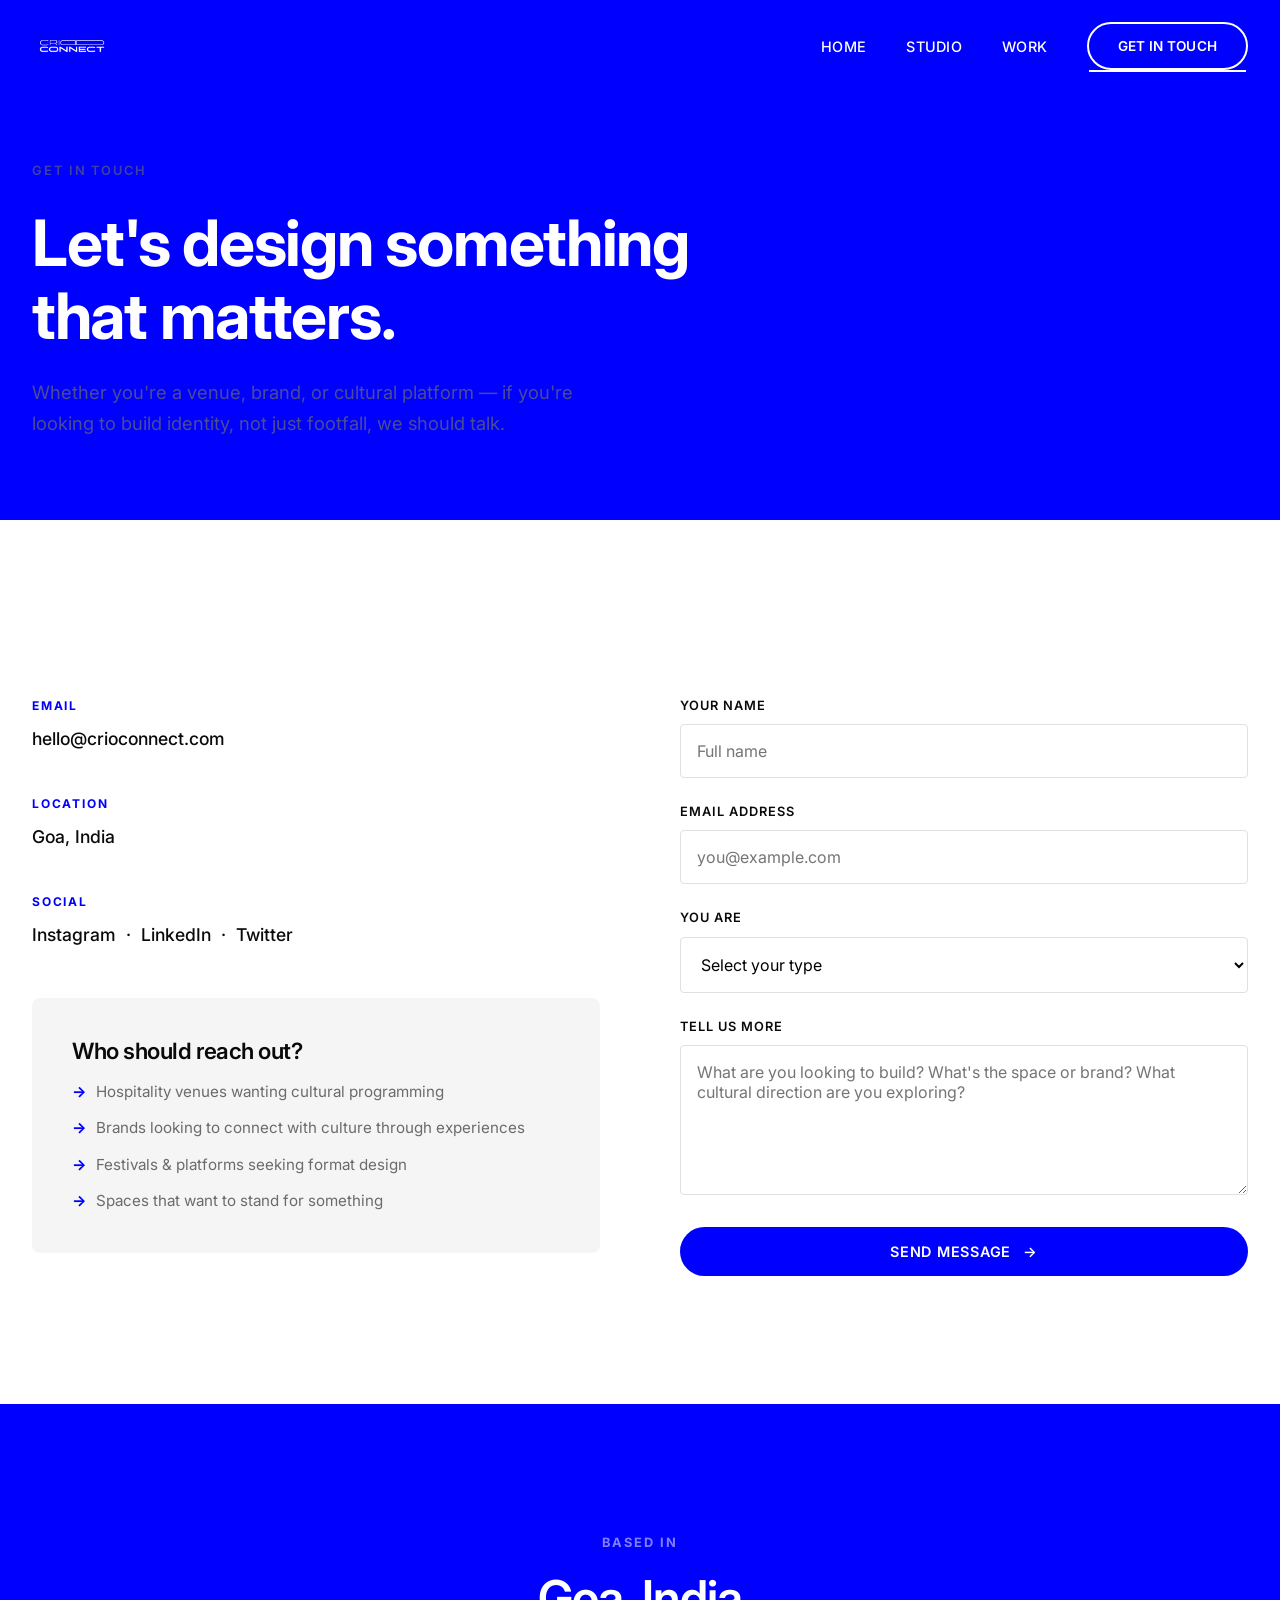
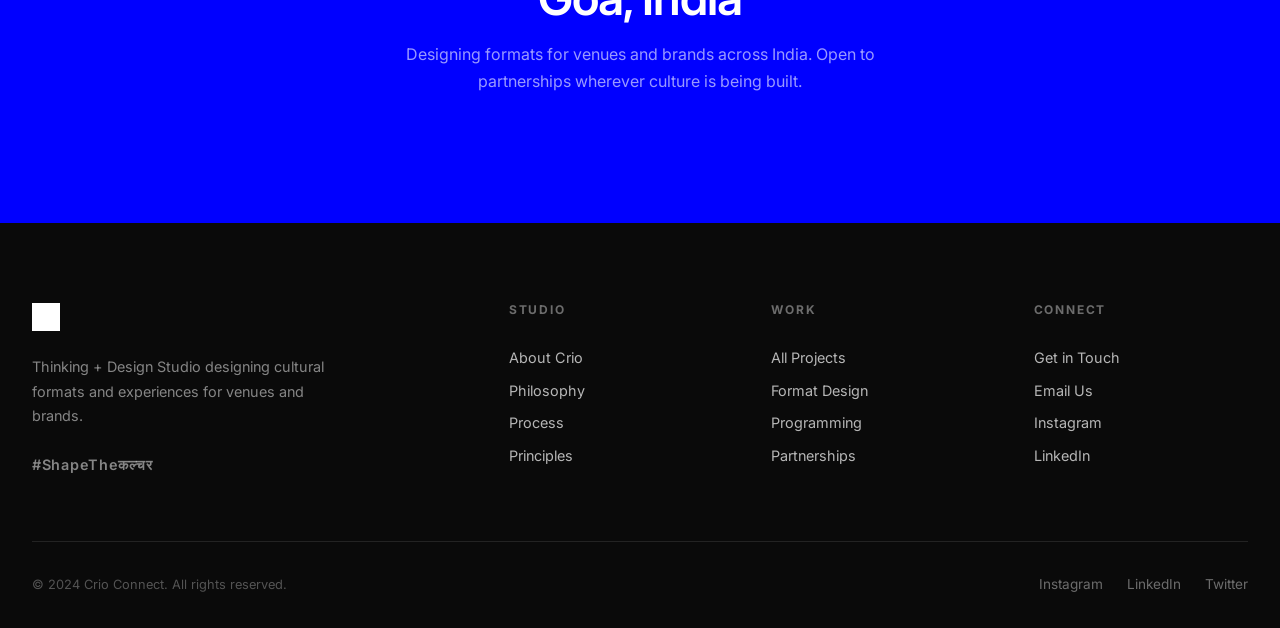
<file: contact.html>
<!DOCTYPE html>
<html lang="en">
<head>
  <!-- Google Analytics -->
  <script async src="https://www.googletagmanager.com/gtag/js?id=G-NWSXWMNGGS"></script>
  <script>
    window.dataLayer = window.dataLayer || [];
    function gtag(){dataLayer.push(arguments);}
    gtag('js', new Date());
    gtag('config', 'G-NWSXWMNGGS');
  </script>
  <meta charset="UTF-8">
  <meta name="viewport" content="width=device-width, initial-scale=1.0">
  <title>Contact — Crio Connect | Work With Us</title>
  <meta name="description" content="Get in touch with Crio Connect. We work with venues, brands, and cultural platforms in India looking to build identity through format design and cultural experiences.">
  <meta name="keywords" content="contact Crio Connect, hire cultural design studio, venue programming India, cultural format agency Goa">
  <meta name="author" content="Crio Connect">
  <link rel="canonical" href="https://crioconnect.com/contact.html">

  <!-- Open Graph -->
  <meta property="og:type" content="website">
  <meta property="og:url" content="https://crioconnect.com/contact.html">
  <meta property="og:title" content="Contact — Crio Connect | Work With Us">
  <meta property="og:description" content="Get in touch. We work with venues, brands, and cultural platforms looking to build identity through format design.">
  <meta property="og:image" content="https://crioconnect.com/Photos/house-of-nomad/_97A1200-Enhanced-NR-2.jpg">
  <meta property="og:site_name" content="Crio Connect">

  <!-- Twitter Card -->
  <meta name="twitter:card" content="summary_large_image">
  <meta name="twitter:title" content="Contact — Crio Connect">
  <meta name="twitter:description" content="Get in touch. We work with venues, brands, and cultural platforms looking to build identity through format design.">
  <meta name="twitter:image" content="https://crioconnect.com/Photos/house-of-nomad/_97A1200-Enhanced-NR-2.jpg">

  <link rel="preconnect" href="https://fonts.googleapis.com">
  <link rel="preconnect" href="https://fonts.gstatic.com" crossorigin>
  <link href="https://fonts.googleapis.com/css2?family=Inter:wght@300;400;500;600;700;800;900&display=swap" rel="stylesheet">
  <link rel="icon" type="image/png" href="favicon.png">
  <link rel="stylesheet" href="css/style.css">
</head>
<body>

  <!-- Navigation -->
  <nav class="nav nav--dark">
    <div class="container nav__inner">
      <a href="index.html" class="nav__logo">
        <img src="logos/empty-white.png" alt="Crio Connect" class="logo-white">
        <img src="logos/blue-on-white.png" alt="Crio Connect" class="logo-blue">
      </a>
      <div class="nav__links">
        <a href="index.html">Home</a>
        <a href="about.html">Studio</a>
        <a href="work.html">Work</a>
        <a href="contact.html" class="nav__cta active">Get in Touch</a>
      </div>
      <div class="nav__toggle">
        <span></span>
        <span></span>
        <span></span>
      </div>
    </div>
  </nav>

  <!-- Page Header -->
  <header class="page-header">
    <div class="container">
      <p class="page-header__label">Get in Touch</p>
      <h1 class="page-header__title">Let's design something that matters.</h1>
      <p class="page-header__desc">Whether you're a venue, brand, or cultural platform — if you're looking to build identity, not just footfall, we should talk.</p>
    </div>
  </header>

  <!-- Contact Section -->
  <section class="section">
    <div class="container">
      <div class="contact-grid">
        <div class="contact-info reveal">
          <div class="contact-info__item">
            <p class="contact-info__label">Email</p>
            <p class="contact-info__value"><a href="mailto:hello@crioconnect.com">hello@crioconnect.com</a></p>
          </div>
          <div class="contact-info__item">
            <p class="contact-info__label">Location</p>
            <p class="contact-info__value">Goa, India</p>
          </div>
          <div class="contact-info__item">
            <p class="contact-info__label">Social</p>
            <p class="contact-info__value">
              <a href="#">Instagram</a> &nbsp;&middot;&nbsp;
              <a href="#">LinkedIn</a> &nbsp;&middot;&nbsp;
              <a href="#">Twitter</a>
            </p>
          </div>

          <div style="margin-top: 3rem; padding: 2.5rem; background: var(--crio-grey); border-radius: 8px;">
            <h4 style="margin-bottom: 1rem;">Who should reach out?</h4>
            <ul style="display: flex; flex-direction: column; gap: 0.75rem;">
              <li style="font-size: 0.95rem; color: var(--crio-grey-text); padding-left: 1.5rem; position: relative;">
                <span style="position: absolute; left: 0; color: var(--crio-blue); font-weight: bold;">&#x2192;</span>
                Hospitality venues wanting cultural programming
              </li>
              <li style="font-size: 0.95rem; color: var(--crio-grey-text); padding-left: 1.5rem; position: relative;">
                <span style="position: absolute; left: 0; color: var(--crio-blue); font-weight: bold;">&#x2192;</span>
                Brands looking to connect with culture through experiences
              </li>
              <li style="font-size: 0.95rem; color: var(--crio-grey-text); padding-left: 1.5rem; position: relative;">
                <span style="position: absolute; left: 0; color: var(--crio-blue); font-weight: bold;">&#x2192;</span>
                Festivals & platforms seeking format design
              </li>
              <li style="font-size: 0.95rem; color: var(--crio-grey-text); padding-left: 1.5rem; position: relative;">
                <span style="position: absolute; left: 0; color: var(--crio-blue); font-weight: bold;">&#x2192;</span>
                Spaces that want to stand for something
              </li>
            </ul>
          </div>
        </div>

        <div class="contact-form reveal reveal-delay-1">
          <form action="#" method="POST">
            <div class="form-group">
              <label for="name">Your Name</label>
              <input type="text" id="name" name="name" placeholder="Full name" required>
            </div>
            <div class="form-group">
              <label for="email">Email Address</label>
              <input type="email" id="email" name="email" placeholder="you@example.com" required>
            </div>
            <div class="form-group">
              <label for="type">You Are</label>
              <select id="type" name="type" required>
                <option value="" disabled selected>Select your type</option>
                <option value="venue">A Venue / Hospitality Space</option>
                <option value="brand">A Brand</option>
                <option value="festival">A Festival / Cultural Platform</option>
                <option value="artist">An Artist / Collaborator</option>
                <option value="other">Something Else</option>
              </select>
            </div>
            <div class="form-group">
              <label for="message">Tell Us More</label>
              <textarea id="message" name="message" placeholder="What are you looking to build? What's the space or brand? What cultural direction are you exploring?" required></textarea>
            </div>
            <button type="submit" class="btn">Send Message <span class="btn__arrow">&rarr;</span></button>
          </form>
        </div>
      </div>
    </div>
  </section>

  <!-- Map / Location Statement -->
  <section class="section section--blue" style="text-align: center;">
    <div class="container reveal">
      <p class="section-header__label" style="color: rgba(255,255,255,0.5);">Based In</p>
      <h2 style="font-size: clamp(2rem, 4vw, 3rem); margin-bottom: 1rem;">Goa, India</h2>
      <p style="color: rgba(255,255,255,0.6); max-width: 500px; margin: 0 auto;">Designing formats for venues and brands across India. Open to partnerships wherever culture is being built.</p>
    </div>
  </section>

  <!-- Footer -->
  <footer class="footer">
    <div class="container">
      <div class="footer__grid">
        <div class="footer__brand">
          <img src="logos/blue-on-white.png" alt="Crio Connect">
          <p>Thinking + Design Studio designing cultural formats and experiences for venues and brands.</p>
          <p class="footer__tagline">#ShapeThe&#x0915;&#x0932;&#x094D;&#x091A;&#x0930;</p>
        </div>
        <div class="footer__col">
          <h4>Studio</h4>
          <a href="about.html">About Crio</a>
          <a href="about.html#philosophy">Philosophy</a>
          <a href="about.html#process">Process</a>
          <a href="about.html#principles">Principles</a>
        </div>
        <div class="footer__col">
          <h4>Work</h4>
          <a href="work.html">All Projects</a>
          <a href="work.html#formats">Format Design</a>
          <a href="work.html#programming">Programming</a>
          <a href="work.html#partnerships">Partnerships</a>
        </div>
        <div class="footer__col">
          <h4>Connect</h4>
          <a href="contact.html">Get in Touch</a>
          <a href="mailto:hello@crioconnect.com">Email Us</a>
          <a href="#">Instagram</a>
          <a href="#">LinkedIn</a>
        </div>
      </div>
      <div class="footer__bottom">
        <p>&copy; 2024 Crio Connect. All rights reserved.</p>
        <div class="footer__social">
          <a href="#">Instagram</a>
          <a href="#">LinkedIn</a>
          <a href="#">Twitter</a>
        </div>
      </div>
    </div>
  </footer>

  <script src="js/main.js"></script>
</body>
</html>
</file>
<file: css/style.css>
/* ============================================
   CRIO CONNECT — Style System
   Thinking + Design Studio
   ============================================ */

/* --- Reset & Base --- */
*, *::before, *::after {
  margin: 0;
  padding: 0;
  box-sizing: border-box;
}

:root {
  --crio-blue: #0000FF;
  --crio-blue-dark: #0000CC;
  --crio-white: #FFFFFF;
  --crio-black: #0A0A0A;
  --crio-grey: #F5F5F5;
  --crio-grey-mid: #E0E0E0;
  --crio-grey-text: #6B6B6B;
  --font-primary: 'Inter', -apple-system, BlinkMacSystemFont, 'Segoe UI', sans-serif;
  --font-display: 'Inter', -apple-system, BlinkMacSystemFont, 'Segoe UI', sans-serif;
  --transition: 0.4s cubic-bezier(0.25, 0.46, 0.45, 0.94);
  --transition-fast: 0.2s ease;
}

html {
  font-size: 16px;
  scroll-behavior: smooth;
  -webkit-font-smoothing: antialiased;
  -moz-osx-font-smoothing: grayscale;
}

body {
  font-family: var(--font-primary);
  color: var(--crio-black);
  background: var(--crio-white);
  line-height: 1.6;
  overflow-x: hidden;
}

a {
  color: inherit;
  text-decoration: none;
}

img {
  max-width: 100%;
  height: auto;
  display: block;
}

ul, ol {
  list-style: none;
}

/* --- Typography --- */
h1, h2, h3, h4, h5, h6 {
  font-weight: 600;
  line-height: 1.15;
  letter-spacing: -0.02em;
}

h1 { font-size: clamp(2.5rem, 6vw, 5rem); }
h2 { font-size: clamp(2rem, 4vw, 3.5rem); }
h3 { font-size: clamp(1.5rem, 3vw, 2rem); }
h4 { font-size: clamp(1.1rem, 2vw, 1.4rem); }

p {
  font-size: clamp(1rem, 1.2vw, 1.15rem);
  line-height: 1.7;
  color: var(--crio-grey-text);
}

.text-blue { color: var(--crio-blue); }
.text-white { color: var(--crio-white); }

/* --- Layout --- */
.container {
  width: 100%;
  max-width: 1320px;
  margin: 0 auto;
  padding: 0 2rem;
}

.container--narrow {
  max-width: 960px;
}

.section {
  padding: 8rem 0;
}

.section--blue {
  background: var(--crio-blue);
  color: var(--crio-white);
}

.section--blue p {
  color: rgba(255, 255, 255, 0.75);
}

.section--grey {
  background: var(--crio-grey);
}

.section--dark {
  background: var(--crio-black);
  color: var(--crio-white);
}

.section--dark p {
  color: rgba(255, 255, 255, 0.6);
}

/* --- Navigation --- */
.nav {
  position: fixed;
  top: 0;
  left: 0;
  width: 100%;
  z-index: 1000;
  padding: 0.4rem 0;
  transition: var(--transition);
}

.nav.scrolled {
  background: rgba(255, 255, 255, 0.97);
  backdrop-filter: blur(20px);
  -webkit-backdrop-filter: blur(20px);
  box-shadow: 0 1px 0 rgba(0, 0, 0, 0.06);
  padding: 0.3rem 0;
}

.nav__inner {
  display: flex;
  align-items: center;
  justify-content: space-between;
}

.nav__logo {
  display: flex;
  align-items: center;
  text-decoration: none;
}

.nav__logo img {
  height: 80px;
  width: auto;
  transition: var(--transition-fast);
  object-fit: contain;
}

/* White transparent logo on dark nav */
.nav__logo .logo-white {
  display: block;
}

/* Blue logo on scrolled white nav — multiply removes white bg */
.nav__logo .logo-blue {
  display: none;
  mix-blend-mode: multiply;
}

.nav.scrolled .logo-white {
  display: none;
}

.nav.scrolled .logo-blue {
  display: block;
}

.nav__links {
  display: flex;
  align-items: center;
  gap: 2.5rem;
}

.nav__links a {
  font-size: 0.9rem;
  font-weight: 500;
  letter-spacing: 0.02em;
  text-transform: uppercase;
  transition: var(--transition-fast);
  position: relative;
}

.nav__links a::after {
  content: '';
  position: absolute;
  bottom: -4px;
  left: 0;
  width: 0;
  height: 2px;
  background: var(--crio-blue);
  transition: var(--transition-fast);
}

.nav__links a:hover::after,
.nav__links a.active::after {
  width: 100%;
}

.nav--dark .nav__links a {
  color: var(--crio-white);
}

.nav--dark .nav__links a::after {
  background: var(--crio-white);
}

.nav.scrolled .nav__links a {
  color: var(--crio-black);
}

.nav.scrolled .nav__links a::after {
  background: var(--crio-blue);
}

.nav__cta {
  font-size: 0.85rem !important;
  font-weight: 600 !important;
  padding: 0.7rem 1.8rem;
  border: 2px solid var(--crio-blue);
  border-radius: 100px;
  transition: var(--transition) !important;
  color: var(--crio-blue) !important;
}

.nav__cta:hover {
  background: var(--crio-blue);
  color: var(--crio-white) !important;
}

.nav--dark .nav__cta {
  border-color: var(--crio-white);
  color: var(--crio-white) !important;
}

.nav--dark .nav__cta:hover {
  background: var(--crio-white);
  color: var(--crio-blue) !important;
}

.nav.scrolled .nav__cta {
  border-color: var(--crio-blue);
  color: var(--crio-blue) !important;
}

.nav.scrolled .nav__cta:hover {
  background: var(--crio-blue);
  color: var(--crio-white) !important;
}

/* Mobile Nav Toggle */
.nav__toggle {
  display: none;
  flex-direction: column;
  gap: 5px;
  cursor: pointer;
  z-index: 1001;
}

.nav__toggle span {
  width: 24px;
  height: 2px;
  background: var(--crio-black);
  transition: var(--transition-fast);
}

.nav--dark .nav__toggle span {
  background: var(--crio-white);
}

.nav.scrolled .nav__toggle span {
  background: var(--crio-black);
}

.nav__toggle.active span:nth-child(1) {
  transform: rotate(45deg) translate(5px, 5px);
}

.nav__toggle.active span:nth-child(2) {
  opacity: 0;
}

.nav__toggle.active span:nth-child(3) {
  transform: rotate(-45deg) translate(5px, -5px);
}

/* --- Hero --- */
.hero {
  min-height: 100vh;
  display: flex;
  align-items: center;
  position: relative;
  overflow: hidden;
  background: var(--crio-blue);
  color: var(--crio-white);
}

.hero__bg {
  position: absolute;
  inset: 0;
  z-index: 0;
}

.hero__bg img {
  position: absolute;
  bottom: 0;
  left: 0;
  width: 100%;
  height: 154%;
  object-fit: cover;
  object-position: center top;
  opacity: 0.2;
}

.hero__content {
  position: relative;
  z-index: 2;
  max-width: 900px;
}

.hero__label {
  font-size: 0.85rem;
  font-weight: 600;
  letter-spacing: 0.15em;
  text-transform: uppercase;
  margin-bottom: 2rem;
  color: var(--crio-white);
}

.hero__title {
  font-size: clamp(3rem, 7vw, 5.5rem);
  font-weight: 700;
  line-height: 1.05;
  margin-bottom: 1.5rem;
  letter-spacing: -0.03em;
}

.hero__subtitle {
  font-size: clamp(1.1rem, 2vw, 1.35rem);
  font-weight: 400;
  line-height: 1.6;
  color: rgba(255, 255, 255, 0.9);
  max-width: 600px;
  margin-bottom: 3rem;
}

.hero__tagline {
  font-size: clamp(1.5rem, 3vw, 2.5rem);
  font-weight: 700;
  letter-spacing: 0.04em;
  color: rgba(255, 255, 255, 0.9);
  margin-top: 1rem;
}

.hero__scroll {
  position: absolute;
  bottom: 3rem;
  left: 50%;
  transform: translateX(-50%);
  z-index: 2;
  display: flex;
  flex-direction: column;
  align-items: center;
  gap: 0.5rem;
  opacity: 0.5;
  animation: scrollBounce 2s infinite;
}

.hero__scroll span {
  font-size: 0.7rem;
  font-weight: 600;
  letter-spacing: 0.15em;
  text-transform: uppercase;
}

.hero__scroll-line {
  width: 1px;
  height: 40px;
  background: var(--crio-white);
  animation: scrollLine 2s infinite;
}

@keyframes scrollBounce {
  0%, 100% { transform: translateX(-50%) translateY(0); }
  50% { transform: translateX(-50%) translateY(8px); }
}

@keyframes scrollLine {
  0% { transform: scaleY(0); transform-origin: top; }
  50% { transform: scaleY(1); transform-origin: top; }
  51% { transform-origin: bottom; }
  100% { transform: scaleY(0); transform-origin: bottom; }
}

/* --- Page Header --- */
.page-header {
  padding: 10rem 0 5rem;
  background: var(--crio-blue);
  color: var(--crio-white);
}

.page-header__label {
  font-size: 0.8rem;
  font-weight: 600;
  letter-spacing: 0.15em;
  text-transform: uppercase;
  opacity: 0.6;
  margin-bottom: 1.5rem;
}

.page-header__title {
  font-size: clamp(2.5rem, 5vw, 4rem);
  font-weight: 700;
  max-width: 700px;
}

.page-header__desc {
  font-size: 1.15rem;
  opacity: 0.7;
  max-width: 550px;
  margin-top: 1.5rem;
  line-height: 1.7;
}

/* --- Intro / Statement --- */
.statement {
  padding: 8rem 0;
}

.statement__text {
  font-size: clamp(1.6rem, 3vw, 2.5rem);
  font-weight: 500;
  line-height: 1.4;
  letter-spacing: -0.01em;
  max-width: 900px;
  color: var(--crio-black);
}

.statement__text span {
  color: var(--crio-blue);
}

/* --- Services / What We Do Grid --- */
.services-grid {
  display: grid;
  grid-template-columns: repeat(2, 1fr);
  gap: 2px;
  background: var(--crio-grey-mid);
}

.service-card {
  background: var(--crio-white);
  padding: 3.5rem;
  transition: var(--transition);
}

.service-card:hover {
  background: var(--crio-blue);
  color: var(--crio-white);
}

.service-card:hover p {
  color: rgba(255, 255, 255, 0.7);
}

.service-card:hover .service-card__number {
  color: rgba(255, 255, 255, 0.3);
}

.service-card__number {
  font-size: 0.8rem;
  font-weight: 700;
  letter-spacing: 0.1em;
  color: var(--crio-blue);
  margin-bottom: 1.5rem;
  transition: var(--transition);
}

.service-card__title {
  font-size: 1.5rem;
  font-weight: 600;
  margin-bottom: 1rem;
}

.service-card__list {
  margin-top: 1.5rem;
}

.service-card__list li {
  font-size: 0.95rem;
  color: var(--crio-grey-text);
  padding: 0.4rem 0;
  padding-left: 1rem;
  position: relative;
  transition: var(--transition);
}

.service-card:hover .service-card__list li {
  color: rgba(255, 255, 255, 0.7);
}

.service-card__list li::before {
  content: '';
  position: absolute;
  left: 0;
  top: 50%;
  width: 4px;
  height: 4px;
  border-radius: 50%;
  background: var(--crio-blue);
  transition: var(--transition);
}

.service-card:hover .service-card__list li::before {
  background: var(--crio-white);
}

/* --- Process --- */
.process-grid {
  display: grid;
  grid-template-columns: repeat(3, 1fr);
  gap: 3rem;
  margin-top: 4rem;
}

.process-step {
  position: relative;
}

.process-step__number {
  font-size: 4rem;
  font-weight: 800;
  color: var(--crio-blue);
  opacity: 0.15;
  line-height: 1;
  margin-bottom: 1rem;
}

.section--blue .process-step__number {
  color: var(--crio-white);
  opacity: 0.2;
}

.process-step__title {
  font-size: 1.15rem;
  font-weight: 600;
  margin-bottom: 0.5rem;
}

.process-step__desc {
  font-size: 0.9rem;
}

/* --- Work / Projects --- */
.work-grid {
  display: grid;
  grid-template-columns: repeat(2, 1fr);
  gap: 2rem;
  margin-top: 3rem;
}

.work-card {
  position: relative;
  overflow: hidden;
  border-radius: 8px;
  aspect-ratio: 4/3;
  cursor: pointer;
  group: true;
}

.work-card__image {
  width: 100%;
  height: 100%;
  object-fit: cover;
  transition: transform 0.6s ease;
}

.work-card:hover .work-card__image {
  transform: scale(1.05);
}

.work-card__overlay {
  position: absolute;
  inset: 0;
  background: linear-gradient(to top, rgba(0, 0, 0, 0.85) 0%, rgba(0, 0, 0, 0.1) 60%);
  display: flex;
  flex-direction: column;
  justify-content: flex-end;
  padding: 2.5rem;
  transition: var(--transition);
}

.work-card:hover .work-card__overlay {
  background: linear-gradient(to top, rgba(0, 0, 255, 0.9) 0%, rgba(0, 0, 255, 0.3) 60%);
}

.work-card__tag {
  font-size: 0.7rem;
  font-weight: 700;
  letter-spacing: 0.15em;
  text-transform: uppercase;
  color: var(--crio-white);
  opacity: 0.7;
  margin-bottom: 0.5rem;
}

.work-card__title {
  font-size: 1.4rem;
  font-weight: 600;
  color: var(--crio-white);
  line-height: 1.3;
}

.work-card__venue {
  font-size: 0.9rem;
  color: rgba(255, 255, 255, 0.6);
  margin-top: 0.5rem;
}

.work-card--featured {
  grid-column: span 2;
  aspect-ratio: 21/9;
}

/* --- Principles --- */
.principles-list {
  display: grid;
  grid-template-columns: repeat(auto-fit, minmax(280px, 1fr));
  gap: 2rem;
  margin-top: 3rem;
}

.principle {
  padding: 2.5rem;
  border: 1px solid rgba(255, 255, 255, 0.15);
  border-radius: 4px;
  transition: var(--transition);
}

.principle:hover {
  border-color: rgba(255, 255, 255, 0.4);
  background: rgba(255, 255, 255, 0.05);
}

.principle__title {
  font-size: 1.15rem;
  font-weight: 600;
  margin-bottom: 0.75rem;
}

.principle__desc {
  font-size: 0.9rem;
  line-height: 1.6;
}

/* --- Clients / Partners --- */
.partners-grid {
  display: flex;
  flex-wrap: wrap;
  align-items: center;
  justify-content: center;
  gap: 3rem 4rem;
  margin-top: 3rem;
}

.partner-logo {
  height: 55px;
  width: 100px;
  object-fit: contain;
  filter: grayscale(1) brightness(0.4);
  opacity: 0.6;
  transition: var(--transition);
}

.partner-logo:hover {
  filter: grayscale(0) brightness(1);
  opacity: 1;
}

.section--blue .partner-logo {
  filter: grayscale(1) brightness(10);
  opacity: 0.4;
}

.section--blue .partner-logo:hover {
  filter: grayscale(0) brightness(1);
  opacity: 1;
}

/* --- Split Section --- */
.split {
  display: grid;
  grid-template-columns: 1fr 1fr;
  min-height: 600px;
}

.split__content {
  display: flex;
  flex-direction: column;
  justify-content: center;
  padding: 5rem;
}

.split__image {
  position: relative;
  overflow: hidden;
}

.split__image img {
  width: 100%;
  height: 100%;
  object-fit: cover;
}

/* --- Not List (What We're Not) --- */
.not-list {
  margin-top: 2rem;
}

.not-list li {
  font-size: 1.1rem;
  padding: 1rem 0;
  border-bottom: 1px solid rgba(0, 0, 0, 0.08);
  position: relative;
  padding-left: 2rem;
  color: var(--crio-grey-text);
}

.not-list li::before {
  content: '\2715';
  position: absolute;
  left: 0;
  color: var(--crio-blue);
  font-weight: 700;
}

/* --- CTA Section --- */
.cta-section {
  padding: 10rem 0;
  text-align: center;
  background: var(--crio-blue);
  color: var(--crio-white);
}

.cta-section h2 {
  font-size: clamp(2rem, 4.5vw, 3.5rem);
  margin-bottom: 1.5rem;
}

.cta-section p {
  color: rgba(255, 255, 255, 0.7);
  max-width: 500px;
  margin: 0 auto 3rem;
}

/* --- Buttons --- */
.btn {
  display: inline-flex;
  align-items: center;
  gap: 0.75rem;
  font-size: 0.9rem;
  font-weight: 600;
  padding: 1rem 2.5rem;
  border-radius: 100px;
  border: 2px solid transparent;
  cursor: pointer;
  transition: var(--transition);
  text-transform: uppercase;
  letter-spacing: 0.05em;
}

.btn--white {
  background: var(--crio-white);
  color: var(--crio-blue);
}

.btn--white:hover {
  background: transparent;
  border-color: var(--crio-white);
  color: var(--crio-white);
}

.btn--outline {
  background: transparent;
  border-color: var(--crio-blue);
  color: var(--crio-blue);
}

.btn--outline:hover {
  background: var(--crio-blue);
  color: var(--crio-white);
}

.btn--outline-white {
  background: transparent;
  border-color: var(--crio-white);
  color: var(--crio-white);
}

.btn--outline-white:hover {
  background: var(--crio-white);
  color: var(--crio-blue);
}

.btn__arrow {
  transition: transform var(--transition-fast);
}

.btn:hover .btn__arrow {
  transform: translateX(4px);
}

/* --- Section Headers --- */
.section-header {
  margin-bottom: 4rem;
}

.section-header__label {
  font-size: 0.8rem;
  font-weight: 700;
  letter-spacing: 0.15em;
  text-transform: uppercase;
  color: var(--crio-blue);
  margin-bottom: 1rem;
}

.section--blue .section-header__label,
.section--dark .section-header__label {
  color: rgba(255, 255, 255, 0.5);
}

.section-header__title {
  font-size: clamp(2rem, 4vw, 3rem);
  font-weight: 700;
  max-width: 600px;
}

.section-header__desc {
  margin-top: 1rem;
  max-width: 550px;
}

/* --- Contact Form --- */
.contact-grid {
  display: grid;
  grid-template-columns: 1fr 1fr;
  gap: 5rem;
  margin-top: 3rem;
}

.contact-info__item {
  margin-bottom: 2.5rem;
}

.contact-info__label {
  font-size: 0.75rem;
  font-weight: 700;
  letter-spacing: 0.15em;
  text-transform: uppercase;
  color: var(--crio-blue);
  margin-bottom: 0.5rem;
}

.contact-info__value {
  font-size: 1.1rem;
  color: var(--crio-black);
  font-weight: 500;
}

.contact-info__value a:hover {
  color: var(--crio-blue);
}

.contact-form .form-group {
  margin-bottom: 1.5rem;
}

.contact-form label {
  display: block;
  font-size: 0.8rem;
  font-weight: 600;
  letter-spacing: 0.08em;
  text-transform: uppercase;
  margin-bottom: 0.5rem;
  color: var(--crio-black);
}

.contact-form input,
.contact-form textarea,
.contact-form select {
  width: 100%;
  padding: 1rem;
  border: 1px solid var(--crio-grey-mid);
  border-radius: 4px;
  font-family: var(--font-primary);
  font-size: 1rem;
  transition: var(--transition-fast);
  background: var(--crio-white);
}

.contact-form input:focus,
.contact-form textarea:focus,
.contact-form select:focus {
  outline: none;
  border-color: var(--crio-blue);
}

.contact-form textarea {
  min-height: 150px;
  resize: vertical;
}

.contact-form .btn {
  width: 100%;
  justify-content: center;
  background: var(--crio-blue);
  color: var(--crio-white);
  border: none;
  font-family: var(--font-primary);
}

.contact-form .btn:hover {
  background: var(--crio-blue-dark);
}

/* --- Footer --- */
.footer {
  background: var(--crio-black);
  color: var(--crio-white);
  padding: 5rem 0 2rem;
}

.footer__grid {
  display: grid;
  grid-template-columns: 2fr 1fr 1fr 1fr;
  gap: 3rem;
  margin-bottom: 4rem;
}

.footer__brand img {
  height: 28px;
  margin-bottom: 1.5rem;
  filter: brightness(0) invert(1);
}

.footer__brand p {
  font-size: 0.9rem;
  color: rgba(255, 255, 255, 0.5);
  max-width: 300px;
  line-height: 1.7;
}

.footer__tagline {
  font-size: 0.85rem;
  font-weight: 600;
  color: var(--crio-blue);
  margin-top: 1.5rem;
  letter-spacing: 0.05em;
}

.footer__col h4 {
  font-size: 0.75rem;
  font-weight: 700;
  letter-spacing: 0.15em;
  text-transform: uppercase;
  color: rgba(255, 255, 255, 0.4);
  margin-bottom: 1.5rem;
}

.footer__col a {
  display: block;
  font-size: 0.9rem;
  color: rgba(255, 255, 255, 0.7);
  padding: 0.3rem 0;
  transition: var(--transition-fast);
}

.footer__col a:hover {
  color: var(--crio-white);
}

.footer__bottom {
  border-top: 1px solid rgba(255, 255, 255, 0.1);
  padding-top: 2rem;
  display: flex;
  justify-content: space-between;
  align-items: center;
}

.footer__bottom p {
  font-size: 0.8rem;
  color: rgba(255, 255, 255, 0.3);
}

.footer__social {
  display: flex;
  gap: 1.5rem;
}

.footer__social a {
  font-size: 0.85rem;
  color: rgba(255, 255, 255, 0.4);
  transition: var(--transition-fast);
}

.footer__social a:hover {
  color: var(--crio-white);
}

/* --- Animations --- */
.reveal {
  opacity: 0;
  transform: translateY(40px);
  transition: opacity 0.8s ease, transform 0.8s ease;
}

.reveal.visible {
  opacity: 1;
  transform: translateY(0);
}

.reveal-delay-1 { transition-delay: 0.1s; }
.reveal-delay-2 { transition-delay: 0.2s; }
.reveal-delay-3 { transition-delay: 0.3s; }
.reveal-delay-4 { transition-delay: 0.4s; }

/* --- Marquee --- */
.marquee {
  overflow: hidden;
  padding: 2rem 0;
  border-top: 1px solid rgba(0,0,0,0.06);
  border-bottom: 1px solid rgba(0,0,0,0.06);
}

.marquee__track {
  display: flex;
  animation: marquee 30s linear infinite;
  white-space: nowrap;
}

.marquee__item {
  flex-shrink: 0;
  font-size: clamp(1.5rem, 3vw, 2.5rem);
  font-weight: 700;
  color: var(--crio-black);
  opacity: 0.08;
  padding: 0 3rem;
  text-transform: uppercase;
  letter-spacing: 0.05em;
}

@keyframes marquee {
  0% { transform: translateX(0); }
  100% { transform: translateX(-50%); }
}

/* --- Stats --- */
.stats-row {
  display: grid;
  grid-template-columns: repeat(4, 1fr);
  gap: 2rem;
  text-align: center;
  padding: 4rem 0;
}

.stat__number {
  font-size: clamp(2.5rem, 4vw, 3.5rem);
  font-weight: 800;
  color: var(--crio-blue);
  line-height: 1;
}

.section--blue .stat__number {
  color: var(--crio-white);
}

.stat__label {
  font-size: 0.85rem;
  color: var(--crio-grey-text);
  margin-top: 0.5rem;
  text-transform: uppercase;
  letter-spacing: 0.05em;
  font-weight: 500;
}

.section--blue .stat__label {
  color: rgba(255, 255, 255, 0.6);
}

/* --- Responsive --- */
@media (max-width: 1024px) {
  .section { padding: 5rem 0; }
  .services-grid { grid-template-columns: 1fr; }
  .process-grid { grid-template-columns: repeat(2, 1fr); gap: 2rem; }
  .work-grid { grid-template-columns: 1fr; }
  .work-card--featured { grid-column: span 1; aspect-ratio: 4/3; }
  .split { grid-template-columns: 1fr; }
  .split__content { padding: 3rem 2rem; }
  .split__image { min-height: 400px; }
  .contact-grid { grid-template-columns: 1fr; gap: 3rem; }
  .footer__grid { grid-template-columns: 1fr 1fr; }
  .stats-row { grid-template-columns: repeat(2, 1fr); }
}

@media (max-width: 768px) {
  .container { padding: 0 1.25rem; }
  .section { padding: 4rem 0; }

  .nav__links {
    position: fixed;
    top: 0;
    right: -100%;
    width: 80%;
    max-width: 360px;
    height: 100vh;
    background: var(--crio-white);
    flex-direction: column;
    align-items: flex-start;
    padding: 6rem 2rem 2rem;
    gap: 1.5rem;
    transition: right var(--transition);
    box-shadow: -10px 0 30px rgba(0,0,0,0.1);
  }

  .nav__links.open {
    right: 0;
  }

  .nav__links a {
    color: var(--crio-black) !important;
    font-size: 1.1rem;
  }

  .nav__links a::after {
    background: var(--crio-blue) !important;
  }

  .nav__cta {
    color: var(--crio-blue) !important;
    border-color: var(--crio-blue) !important;
  }

  .nav__toggle {
    display: flex;
  }

  .hero__title {
    font-size: clamp(2.2rem, 8vw, 3.5rem);
  }

  .page-header {
    padding: 8rem 0 3rem;
  }

  .process-grid { grid-template-columns: 1fr; }
  .footer__grid { grid-template-columns: 1fr; gap: 2rem; }
  .footer__bottom { flex-direction: column; gap: 1rem; text-align: center; }
  .stats-row { grid-template-columns: repeat(2, 1fr); gap: 1.5rem; }

  .statement__text {
    font-size: clamp(1.3rem, 5vw, 1.8rem);
  }

  .service-card {
    padding: 2.5rem 1.5rem;
  }

  .cta-section {
    padding: 6rem 0;
  }

  .principles-list {
    grid-template-columns: 1fr;
  }
}
</file>
